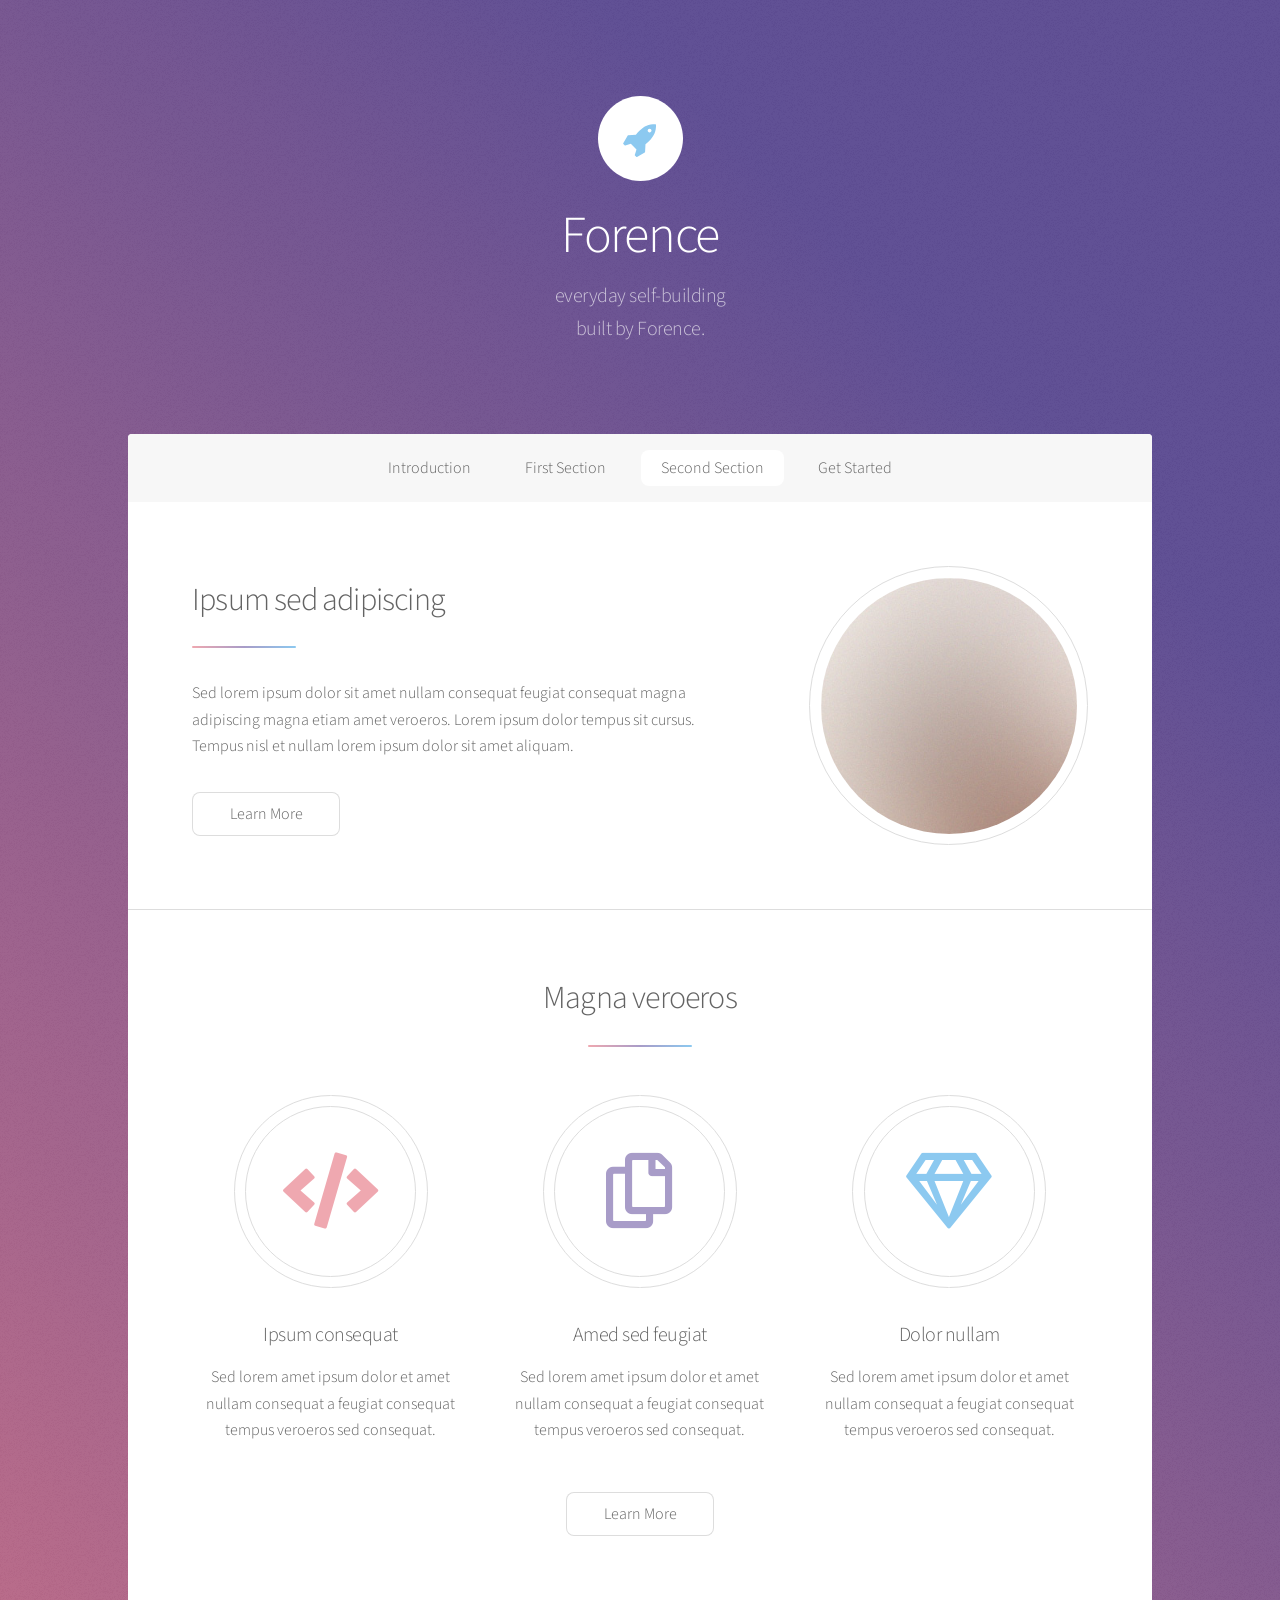
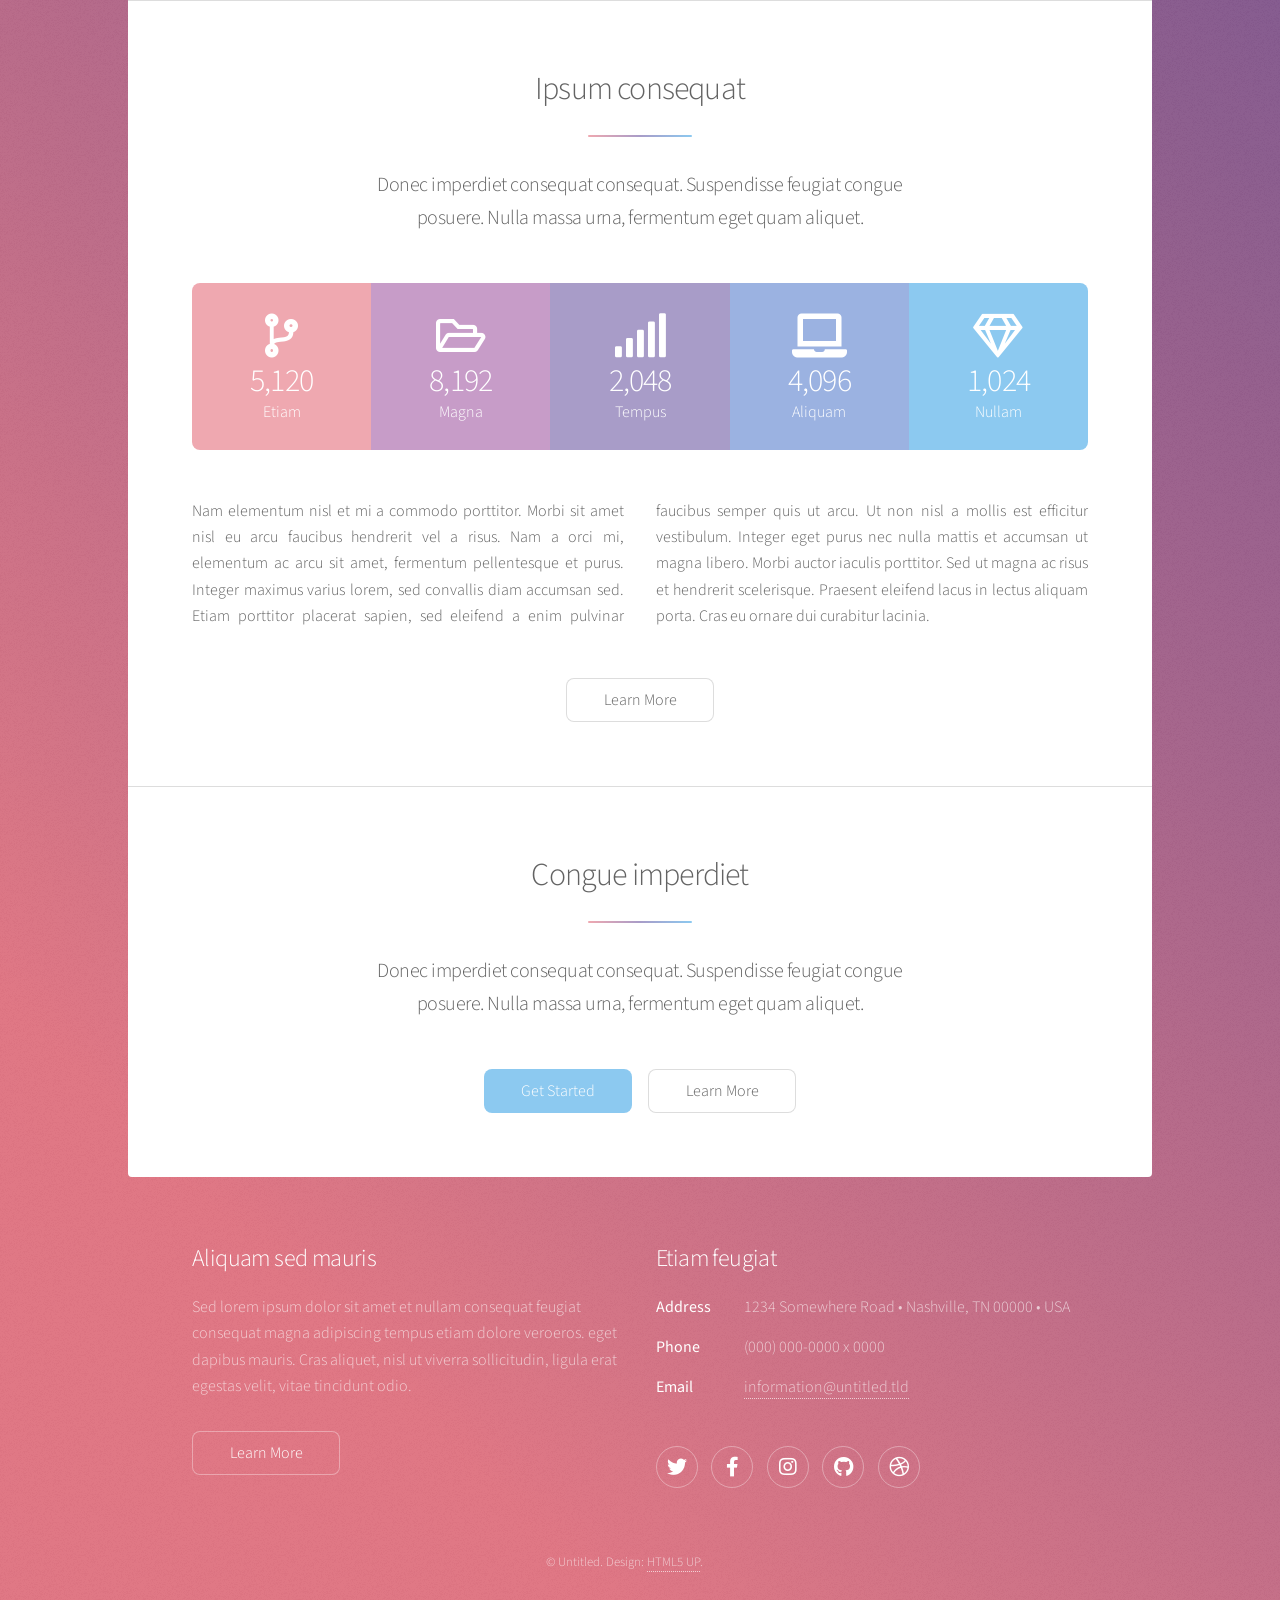
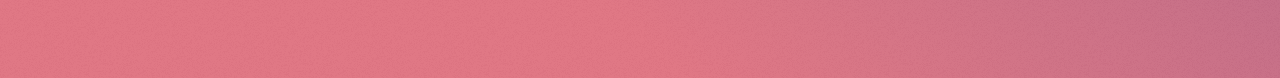
<file: index.html>
<!DOCTYPE HTML>
<!--
	Stellar by HTML5 UP
	html5up.net | @ajlkn
	Free for personal and commercial use under the CCA 3.0 license (html5up.net/license)
-->
<html>
	<head>
		<title>The homepage of Sheng Wang</title>
		<meta charset="utf-8" />
		<meta name="viewport" content="width=device-width, initial-scale=1, user-scalable=no" />
		<link rel="stylesheet" href="assets/css/main.css" />
		<noscript><link rel="stylesheet" href="assets/css/noscript.css" /></noscript>
	</head>
	<body class="is-preload">

		<!-- Wrapper -->
			<div id="wrapper">

				<!-- Header -->
					<header id="header" class="alt">
						<span class="logo"><img src="images/logo.svg" alt="" /></span>
						<h1>Forence</h1>
						<p>everyday self-building <br />
						built by Forence.</p>
					</header>

				<!-- Nav -->
					<nav id="nav">
						<ul>
							<li><a href="#intro" class="active">Introduction</a></li>
							<li><a href="#first">First Section</a></li>
							<li><a href="#second">Second Section</a></li>
							<li><a href="#cta">Get Started</a></li>
						</ul>
					</nav>

				<!-- Main -->
					<div id="main">

						<!-- Introduction -->
							<section id="intro" class="main">
								<div class="spotlight">
									<div class="content">
										<header class="major">
											<h2>Ipsum sed adipiscing</h2>
										</header>
										<p>Sed lorem ipsum dolor sit amet nullam consequat feugiat consequat magna
										adipiscing magna etiam amet veroeros. Lorem ipsum dolor tempus sit cursus.
										Tempus nisl et nullam lorem ipsum dolor sit amet aliquam.</p>
										<ul class="actions">
											<li><a href="generic.html" class="button">Learn More</a></li>
										</ul>
									</div>
									<span class="image"><img src="images/pic01.jpg" alt="" /></span>
								</div>
							</section>

						<!-- First Section -->
							<section id="first" class="main special">
								<header class="major">
									<h2>Magna veroeros</h2>
								</header>
								<ul class="features">
									<li>
										<span class="icon solid major style1 fa-code"></span>
										<h3>Ipsum consequat</h3>
										<p>Sed lorem amet ipsum dolor et amet nullam consequat a feugiat consequat tempus veroeros sed consequat.</p>
									</li>
									<li>
										<span class="icon major style3 fa-copy"></span>
										<h3>Amed sed feugiat</h3>
										<p>Sed lorem amet ipsum dolor et amet nullam consequat a feugiat consequat tempus veroeros sed consequat.</p>
									</li>
									<li>
										<span class="icon major style5 fa-gem"></span>
										<h3>Dolor nullam</h3>
										<p>Sed lorem amet ipsum dolor et amet nullam consequat a feugiat consequat tempus veroeros sed consequat.</p>
									</li>
								</ul>
								<footer class="major">
									<ul class="actions special">
										<li><a href="generic.html" class="button">Learn More</a></li>
									</ul>
								</footer>
							</section>

						<!-- Second Section -->
							<section id="second" class="main special">
								<header class="major">
									<h2>Ipsum consequat</h2>
									<p>Donec imperdiet consequat consequat. Suspendisse feugiat congue<br />
									posuere. Nulla massa urna, fermentum eget quam aliquet.</p>
								</header>
								<ul class="statistics">
									<li class="style1">
										<span class="icon solid fa-code-branch"></span>
										<strong>5,120</strong> Etiam
									</li>
									<li class="style2">
										<span class="icon fa-folder-open"></span>
										<strong>8,192</strong> Magna
									</li>
									<li class="style3">
										<span class="icon solid fa-signal"></span>
										<strong>2,048</strong> Tempus
									</li>
									<li class="style4">
										<span class="icon solid fa-laptop"></span>
										<strong>4,096</strong> Aliquam
									</li>
									<li class="style5">
										<span class="icon fa-gem"></span>
										<strong>1,024</strong> Nullam
									</li>
								</ul>
								<p class="content">Nam elementum nisl et mi a commodo porttitor. Morbi sit amet nisl eu arcu faucibus hendrerit vel a risus. Nam a orci mi, elementum ac arcu sit amet, fermentum pellentesque et purus. Integer maximus varius lorem, sed convallis diam accumsan sed. Etiam porttitor placerat sapien, sed eleifend a enim pulvinar faucibus semper quis ut arcu. Ut non nisl a mollis est efficitur vestibulum. Integer eget purus nec nulla mattis et accumsan ut magna libero. Morbi auctor iaculis porttitor. Sed ut magna ac risus et hendrerit scelerisque. Praesent eleifend lacus in lectus aliquam porta. Cras eu ornare dui curabitur lacinia.</p>
								<footer class="major">
									<ul class="actions special">
										<li><a href="generic.html" class="button">Learn More</a></li>
									</ul>
								</footer>
							</section>

						<!-- Get Started -->
							<section id="cta" class="main special">
								<header class="major">
									<h2>Congue imperdiet</h2>
									<p>Donec imperdiet consequat consequat. Suspendisse feugiat congue<br />
									posuere. Nulla massa urna, fermentum eget quam aliquet.</p>
								</header>
								<footer class="major">
									<ul class="actions special">
										<li><a href="generic.html" class="button primary">Get Started</a></li>
										<li><a href="generic.html" class="button">Learn More</a></li>
									</ul>
								</footer>
							</section>

					</div>

				<!-- Footer -->
					<footer id="footer">
						<section>
							<h2>Aliquam sed mauris</h2>
							<p>Sed lorem ipsum dolor sit amet et nullam consequat feugiat consequat magna adipiscing tempus etiam dolore veroeros. eget dapibus mauris. Cras aliquet, nisl ut viverra sollicitudin, ligula erat egestas velit, vitae tincidunt odio.</p>
							<ul class="actions">
								<li><a href="generic.html" class="button">Learn More</a></li>
							</ul>
						</section>
						<section>
							<h2>Etiam feugiat</h2>
							<dl class="alt">
								<dt>Address</dt>
								<dd>1234 Somewhere Road &bull; Nashville, TN 00000 &bull; USA</dd>
								<dt>Phone</dt>
								<dd>(000) 000-0000 x 0000</dd>
								<dt>Email</dt>
								<dd><a href="#">information@untitled.tld</a></dd>
							</dl>
							<ul class="icons">
								<li><a href="#" class="icon brands fa-twitter alt"><span class="label">Twitter</span></a></li>
								<li><a href="#" class="icon brands fa-facebook-f alt"><span class="label">Facebook</span></a></li>
								<li><a href="#" class="icon brands fa-instagram alt"><span class="label">Instagram</span></a></li>
								<li><a href="#" class="icon brands fa-github alt"><span class="label">GitHub</span></a></li>
								<li><a href="#" class="icon brands fa-dribbble alt"><span class="label">Dribbble</span></a></li>
							</ul>
						</section>
						<p class="copyright">&copy; Untitled. Design: <a href="https://html5up.net">HTML5 UP</a>.</p>
					</footer>

			</div>

		<!-- Scripts -->
			<script src="assets/js/jquery.min.js"></script>
			<script src="assets/js/jquery.scrollex.min.js"></script>
			<script src="assets/js/jquery.scrolly.min.js"></script>
			<script src="assets/js/browser.min.js"></script>
			<script src="assets/js/breakpoints.min.js"></script>
			<script src="assets/js/util.js"></script>
			<script src="assets/js/main.js"></script>

	</body>
</html>
</file>
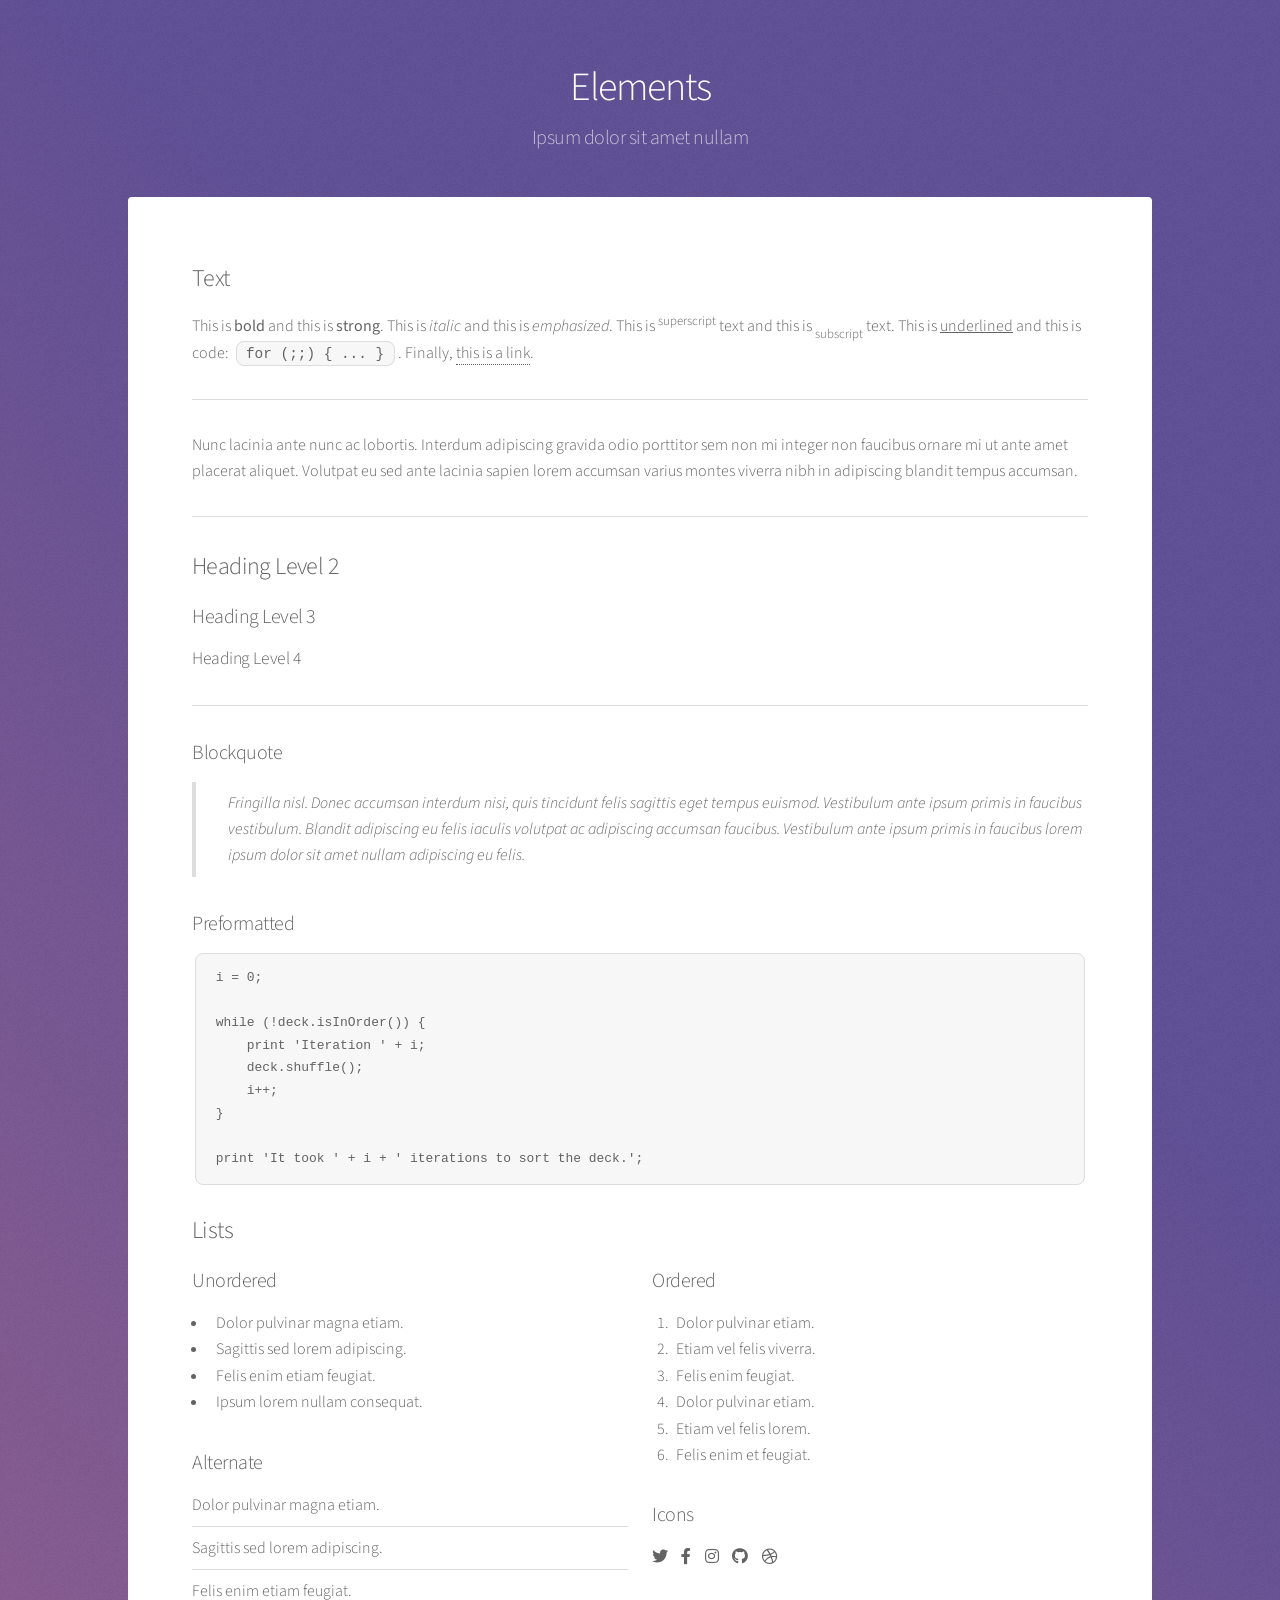
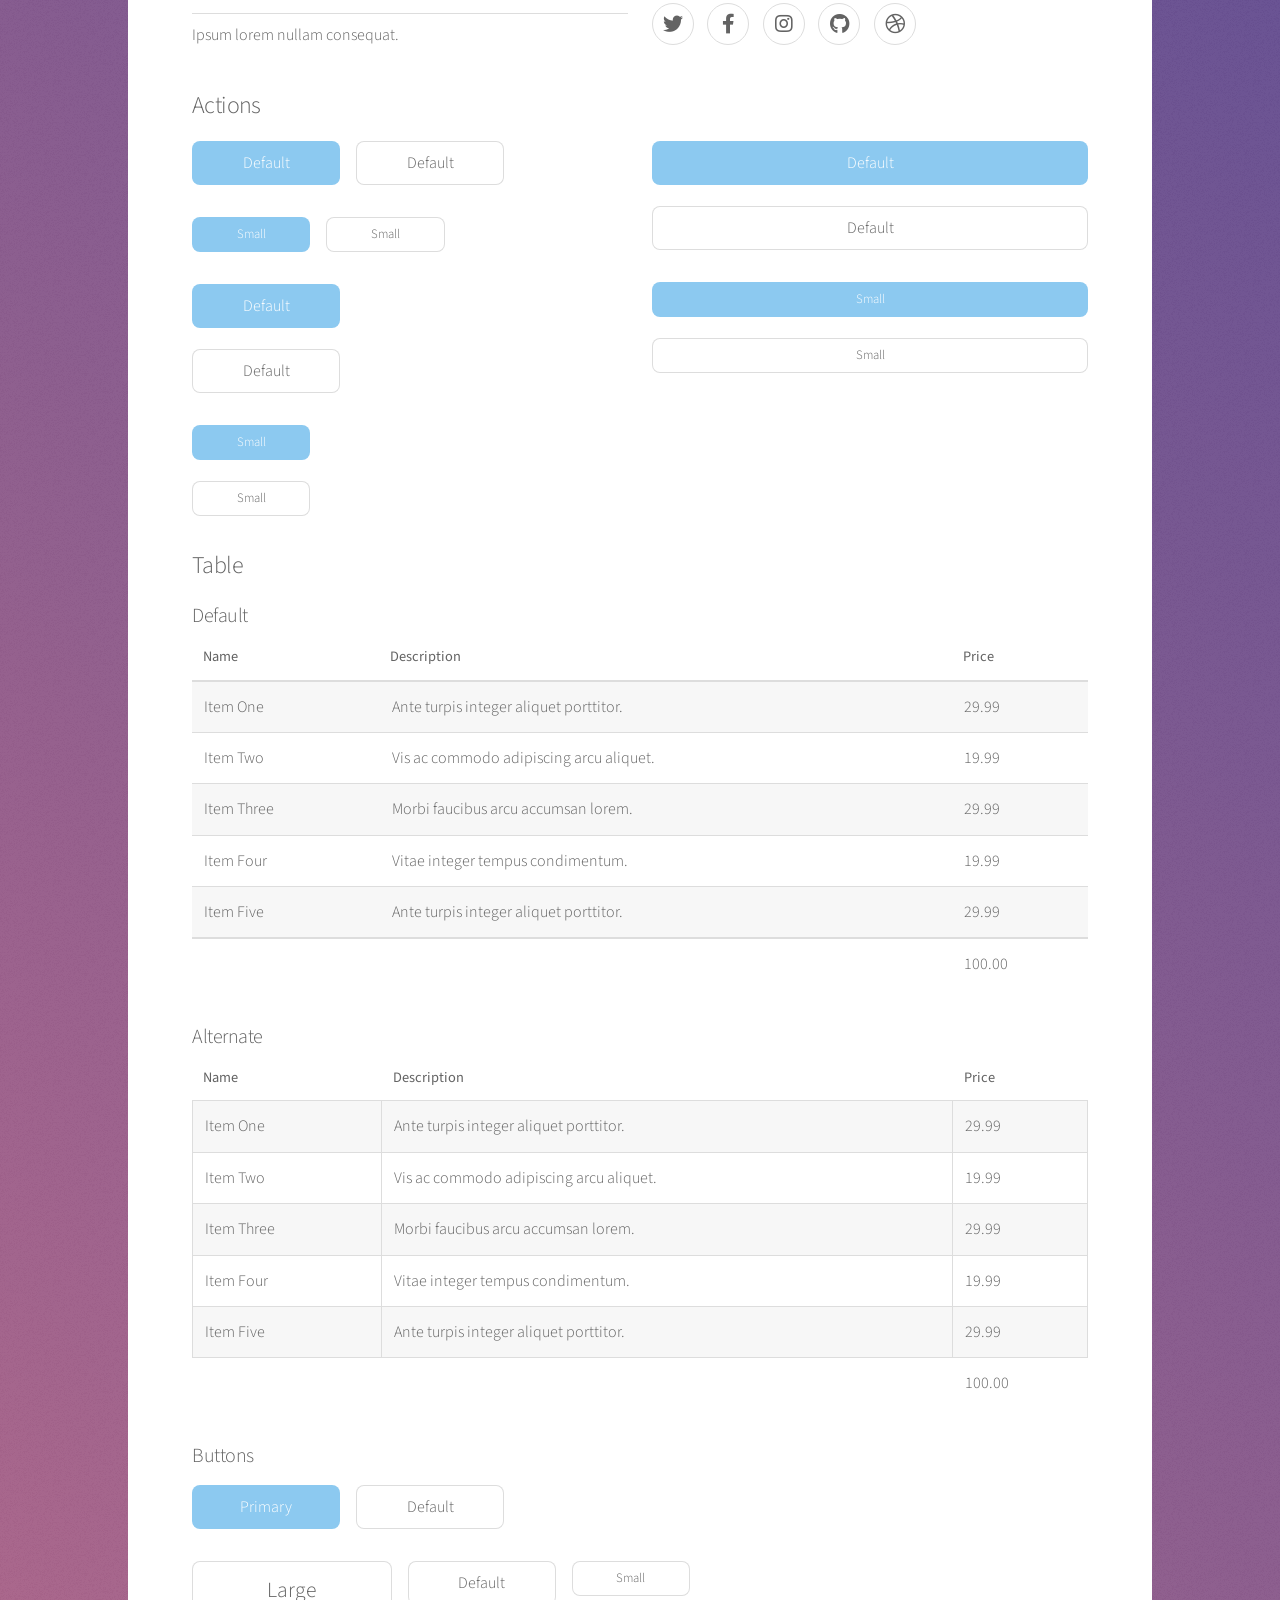
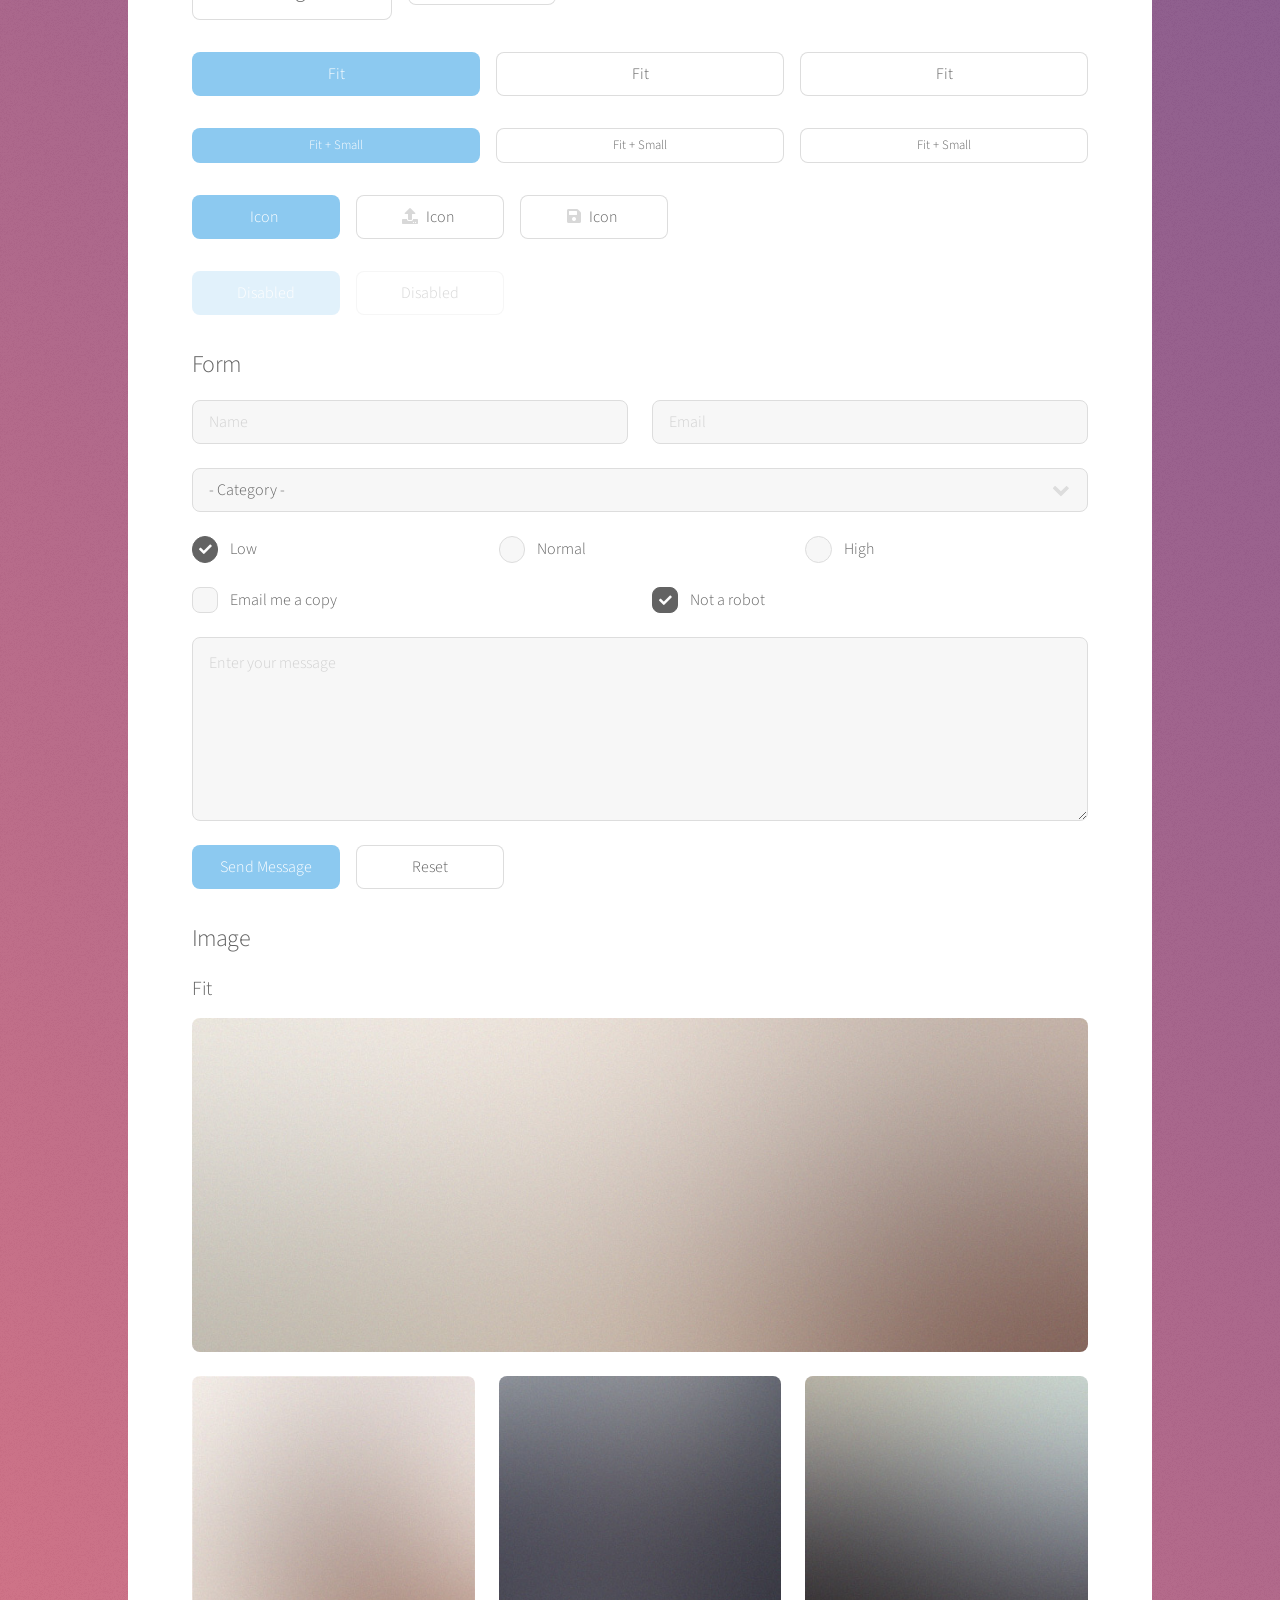
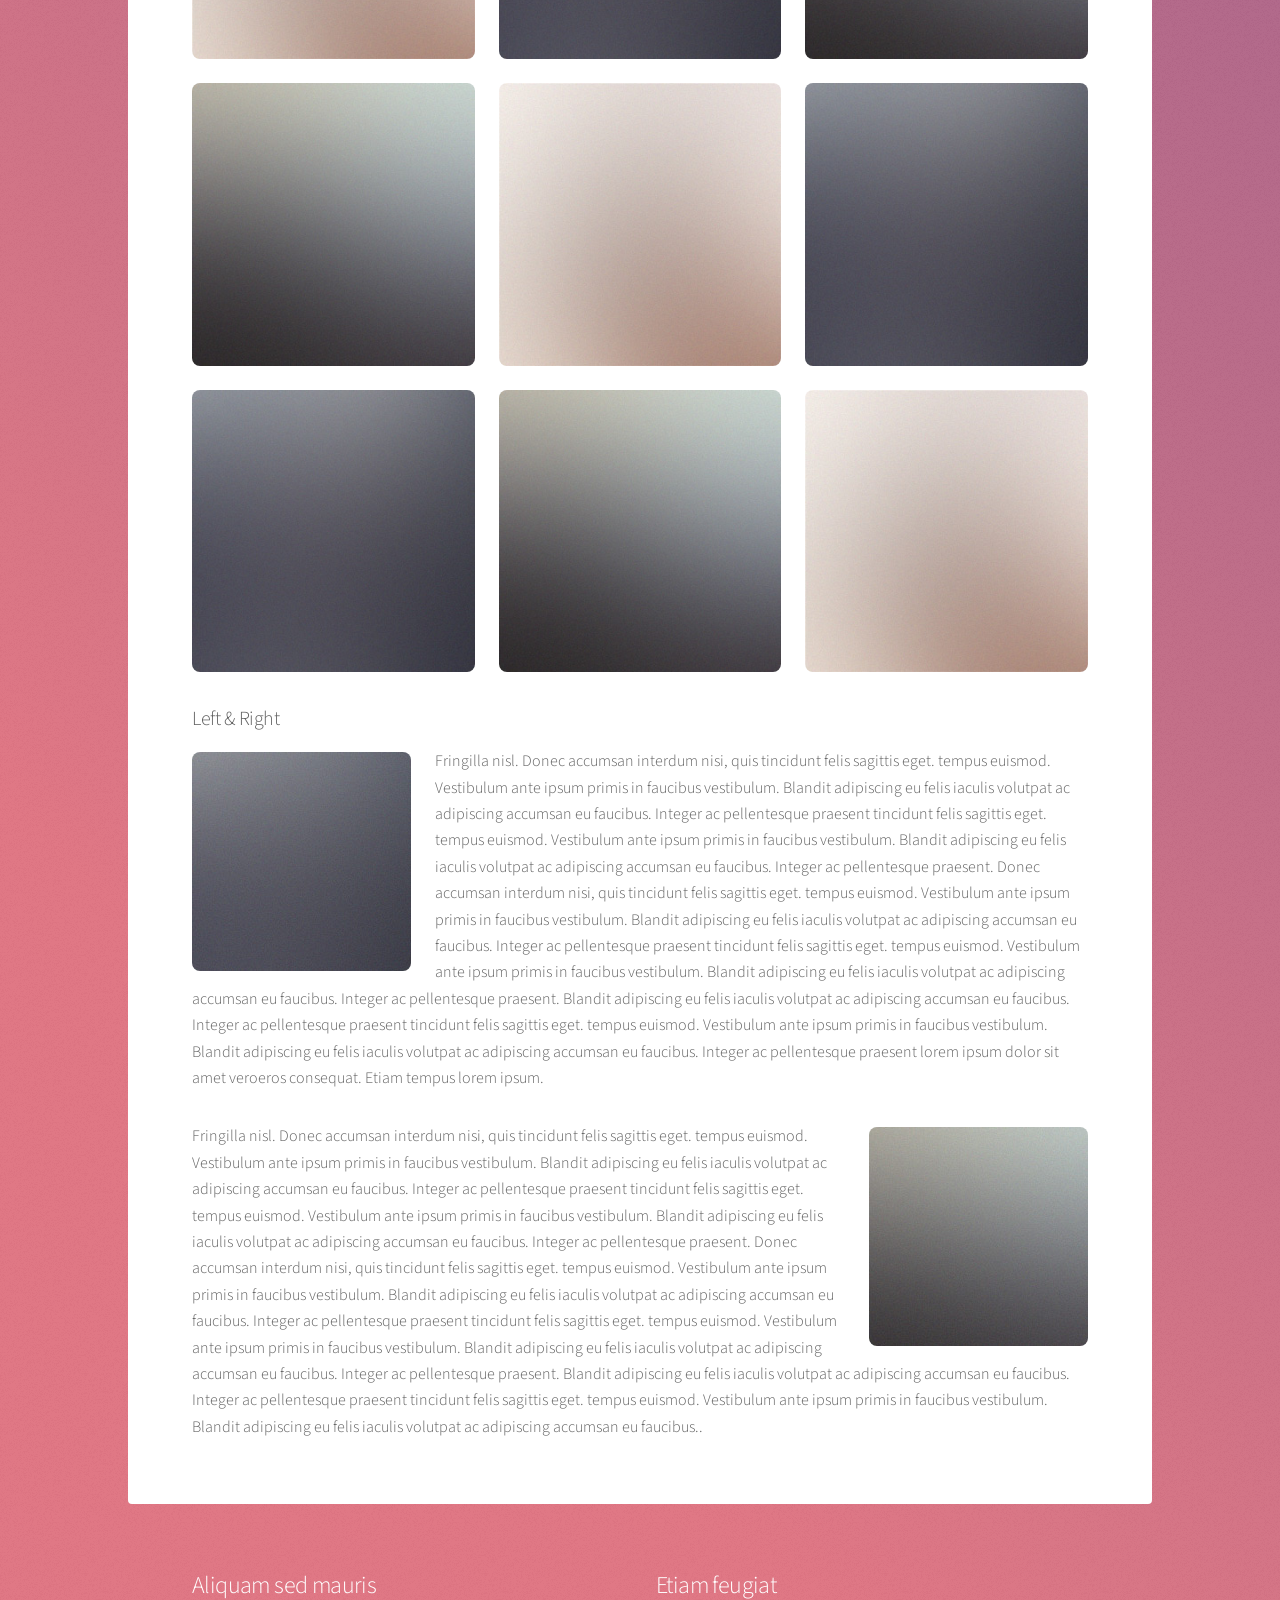
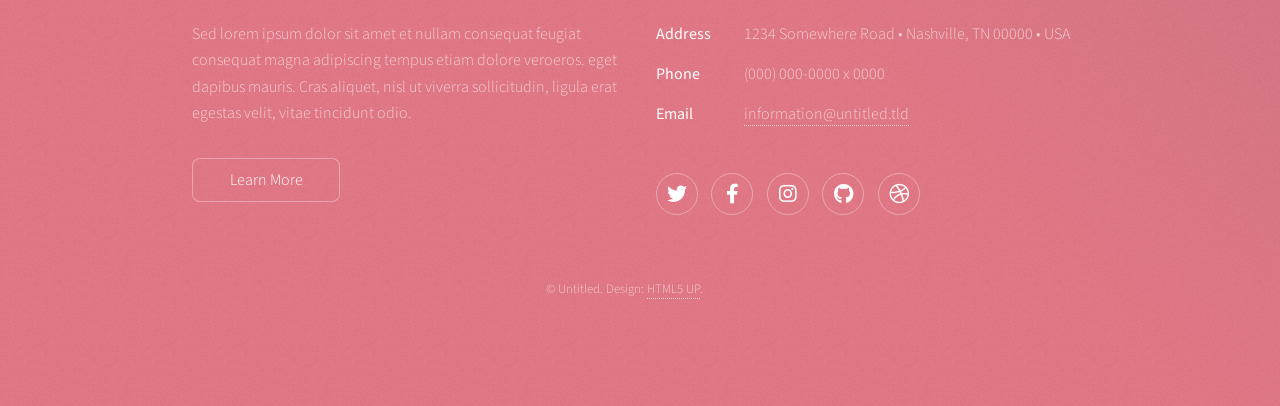
<file: elements.html>
<!DOCTYPE HTML>
<!--
	Stellar by HTML5 UP
	html5up.net | @ajlkn
	Free for personal and commercial use under the CCA 3.0 license (html5up.net/license)
-->
<html>
	<head>
		<title>Elements - Stellar by HTML5 UP</title>
		<meta charset="utf-8" />
		<meta name="viewport" content="width=device-width, initial-scale=1, user-scalable=no" />
		<link rel="stylesheet" href="assets/css/main.css" />
		<noscript><link rel="stylesheet" href="assets/css/noscript.css" /></noscript>
	</head>
	<body class="is-preload">

		<!-- Wrapper -->
			<div id="wrapper">

				<!-- Header -->
					<header id="header">
						<h1>Elements</h1>
						<p>Ipsum dolor sit amet nullam</p>
					</header>

				<!-- Main -->
					<div id="main">

						<!-- Content -->
							<section id="content" class="main">

								<!-- Text -->
									<section>
										<h2>Text</h2>
										<p>This is <b>bold</b> and this is <strong>strong</strong>. This is <i>italic</i> and this is <em>emphasized</em>.
										This is <sup>superscript</sup> text and this is <sub>subscript</sub> text.
										This is <u>underlined</u> and this is code: <code>for (;;) { ... }</code>. Finally, <a href="#">this is a link</a>.</p>
										<hr />
										<p>Nunc lacinia ante nunc ac lobortis. Interdum adipiscing gravida odio porttitor sem non mi integer non faucibus ornare mi ut ante amet placerat aliquet. Volutpat eu sed ante lacinia sapien lorem accumsan varius montes viverra nibh in adipiscing blandit tempus accumsan.</p>
										<hr />
										<h2>Heading Level 2</h2>
										<h3>Heading Level 3</h3>
										<h4>Heading Level 4</h4>
										<hr />
										<h3>Blockquote</h3>
										<blockquote>Fringilla nisl. Donec accumsan interdum nisi, quis tincidunt felis sagittis eget tempus euismod. Vestibulum ante ipsum primis in faucibus vestibulum. Blandit adipiscing eu felis iaculis volutpat ac adipiscing accumsan faucibus. Vestibulum ante ipsum primis in faucibus lorem ipsum dolor sit amet nullam adipiscing eu felis.</blockquote>
										<h3>Preformatted</h3>
										<pre><code>i = 0;

while (!deck.isInOrder()) {
    print 'Iteration ' + i;
    deck.shuffle();
    i++;
}

print 'It took ' + i + ' iterations to sort the deck.';</code></pre>
									</section>

								<!-- Lists -->
									<section>
										<h2>Lists</h2>
										<div class="row">
											<div class="col-6 col-12-medium">
												<h3>Unordered</h3>
												<ul>
													<li>Dolor pulvinar magna etiam.</li>
													<li>Sagittis sed lorem adipiscing.</li>
													<li>Felis enim etiam feugiat.</li>
													<li>Ipsum lorem nullam consequat.</li>
												</ul>
												<h3>Alternate</h3>
												<ul class="alt">
													<li>Dolor pulvinar magna etiam.</li>
													<li>Sagittis sed lorem adipiscing.</li>
													<li>Felis enim etiam feugiat.</li>
													<li>Ipsum lorem nullam consequat.</li>
												</ul>
											</div>
											<div class="col-6 col-12-medium">
												<h3>Ordered</h3>
												<ol>
													<li>Dolor pulvinar etiam.</li>
													<li>Etiam vel felis viverra.</li>
													<li>Felis enim feugiat.</li>
													<li>Dolor pulvinar etiam.</li>
													<li>Etiam vel felis lorem.</li>
													<li>Felis enim et feugiat.</li>
												</ol>
												<h3>Icons</h3>
												<ul class="icons">
													<li><a href="#" class="icon brands fa-twitter"><span class="label">Twitter</span></a></li>
													<li><a href="#" class="icon brands fa-facebook-f"><span class="label">Facebook</span></a></li>
													<li><a href="#" class="icon brands fa-instagram"><span class="label">Instagram</span></a></li>
													<li><a href="#" class="icon brands fa-github"><span class="label">GitHub</span></a></li>
													<li><a href="#" class="icon brands fa-dribbble"><span class="label">Dribbble</span></a></li>
												</ul>
												<ul class="icons">
													<li><a href="#" class="icon brands alt fa-twitter"><span class="label">Twitter</span></a></li>
													<li><a href="#" class="icon brands alt fa-facebook-f"><span class="label">Facebook</span></a></li>
													<li><a href="#" class="icon brands alt fa-instagram"><span class="label">Instagram</span></a></li>
													<li><a href="#" class="icon brands alt fa-github"><span class="label">GitHub</span></a></li>
													<li><a href="#" class="icon brands alt fa-dribbble"><span class="label">Dribbble</span></a></li>
												</ul>
											</div>
										</div>
										<h2>Actions</h2>
										<div class="row">
											<div class="col-6 col-12-medium">
												<ul class="actions">
													<li><a href="#" class="button primary">Default</a></li>
													<li><a href="#" class="button">Default</a></li>
												</ul>
												<ul class="actions small">
													<li><a href="#" class="button primary small">Small</a></li>
													<li><a href="#" class="button small">Small</a></li>
												</ul>
												<ul class="actions stacked">
													<li><a href="#" class="button primary">Default</a></li>
													<li><a href="#" class="button">Default</a></li>
												</ul>
												<ul class="actions stacked">
													<li><a href="#" class="button primary small">Small</a></li>
													<li><a href="#" class="button small">Small</a></li>
												</ul>
											</div>
											<div class="col-6 col-12-medium">
												<ul class="actions stacked">
													<li><a href="#" class="button primary fit">Default</a></li>
													<li><a href="#" class="button fit">Default</a></li>
												</ul>
												<ul class="actions stacked">
													<li><a href="#" class="button primary small fit">Small</a></li>
													<li><a href="#" class="button small fit">Small</a></li>
												</ul>
											</div>
										</div>
									</section>

								<!-- Table -->
									<section>
										<h2>Table</h2>
										<h3>Default</h3>
										<div class="table-wrapper">
											<table>
												<thead>
													<tr>
														<th>Name</th>
														<th>Description</th>
														<th>Price</th>
													</tr>
												</thead>
												<tbody>
													<tr>
														<td>Item One</td>
														<td>Ante turpis integer aliquet porttitor.</td>
														<td>29.99</td>
													</tr>
													<tr>
														<td>Item Two</td>
														<td>Vis ac commodo adipiscing arcu aliquet.</td>
														<td>19.99</td>
													</tr>
													<tr>
														<td>Item Three</td>
														<td> Morbi faucibus arcu accumsan lorem.</td>
														<td>29.99</td>
													</tr>
													<tr>
														<td>Item Four</td>
														<td>Vitae integer tempus condimentum.</td>
														<td>19.99</td>
													</tr>
													<tr>
														<td>Item Five</td>
														<td>Ante turpis integer aliquet porttitor.</td>
														<td>29.99</td>
													</tr>
												</tbody>
												<tfoot>
													<tr>
														<td colspan="2"></td>
														<td>100.00</td>
													</tr>
												</tfoot>
											</table>
										</div>

										<h3>Alternate</h3>
										<div class="table-wrapper">
											<table class="alt">
												<thead>
													<tr>
														<th>Name</th>
														<th>Description</th>
														<th>Price</th>
													</tr>
												</thead>
												<tbody>
													<tr>
														<td>Item One</td>
														<td>Ante turpis integer aliquet porttitor.</td>
														<td>29.99</td>
													</tr>
													<tr>
														<td>Item Two</td>
														<td>Vis ac commodo adipiscing arcu aliquet.</td>
														<td>19.99</td>
													</tr>
													<tr>
														<td>Item Three</td>
														<td> Morbi faucibus arcu accumsan lorem.</td>
														<td>29.99</td>
													</tr>
													<tr>
														<td>Item Four</td>
														<td>Vitae integer tempus condimentum.</td>
														<td>19.99</td>
													</tr>
													<tr>
														<td>Item Five</td>
														<td>Ante turpis integer aliquet porttitor.</td>
														<td>29.99</td>
													</tr>
												</tbody>
												<tfoot>
													<tr>
														<td colspan="2"></td>
														<td>100.00</td>
													</tr>
												</tfoot>
											</table>
										</div>
									</section>

								<!-- Buttons -->
									<section>
										<h3>Buttons</h3>
										<ul class="actions">
											<li><a href="#" class="button primary">Primary</a></li>
											<li><a href="#" class="button">Default</a></li>
										</ul>
										<ul class="actions">
											<li><a href="#" class="button large">Large</a></li>
											<li><a href="#" class="button">Default</a></li>
											<li><a href="#" class="button small">Small</a></li>
										</ul>
										<ul class="actions fit">
											<li><a href="#" class="button primary fit">Fit</a></li>
											<li><a href="#" class="button fit">Fit</a></li>
											<li><a href="#" class="button fit">Fit</a></li>
										</ul>
										<ul class="actions fit small">
											<li><a href="#" class="button primary fit small">Fit + Small</a></li>
											<li><a href="#" class="button fit small">Fit + Small</a></li>
											<li><a href="#" class="button fit small">Fit + Small</a></li>
										</ul>
										<ul class="actions">
											<li><a href="#" class="button primary icon solidfa-download">Icon</a></li>
											<li><a href="#" class="button icon solid fa-upload">Icon</a></li>
											<li><a href="#" class="button icon solid fa-save">Icon</a></li>
										</ul>
										<ul class="actions">
											<li><span class="button primary disabled">Disabled</span></li>
											<li><span class="button disabled">Disabled</span></li>
										</ul>
									</section>

								<!-- Form -->
									<section>
										<h2>Form</h2>
										<form method="post" action="#">
											<div class="row gtr-uniform">
												<div class="col-6 col-12-xsmall">
													<input type="text" name="demo-name" id="demo-name" value="" placeholder="Name" />
												</div>
												<div class="col-6 col-12-xsmall">
													<input type="email" name="demo-email" id="demo-email" value="" placeholder="Email" />
												</div>
												<div class="col-12">
													<select name="demo-category" id="demo-category">
														<option value="">- Category -</option>
														<option value="1">Manufacturing</option>
														<option value="1">Shipping</option>
														<option value="1">Administration</option>
														<option value="1">Human Resources</option>
													</select>
												</div>
												<div class="col-4 col-12-small">
													<input type="radio" id="demo-priority-low" name="demo-priority" checked>
													<label for="demo-priority-low">Low</label>
												</div>
												<div class="col-4 col-12-small">
													<input type="radio" id="demo-priority-normal" name="demo-priority">
													<label for="demo-priority-normal">Normal</label>
												</div>
												<div class="col-4 col-12-small">
													<input type="radio" id="demo-priority-high" name="demo-priority">
													<label for="demo-priority-high">High</label>
												</div>
												<div class="col-6 col-12-small">
													<input type="checkbox" id="demo-copy" name="demo-copy">
													<label for="demo-copy">Email me a copy</label>
												</div>
												<div class="col-6 col-12-small">
													<input type="checkbox" id="demo-human" name="demo-human" checked>
													<label for="demo-human">Not a robot</label>
												</div>
												<div class="col-12">
													<textarea name="demo-message" id="demo-message" placeholder="Enter your message" rows="6"></textarea>
												</div>
												<div class="col-12">
													<ul class="actions">
														<li><input type="submit" value="Send Message" class="primary" /></li>
														<li><input type="reset" value="Reset" /></li>
													</ul>
												</div>
											</div>
										</form>
									</section>

								<!-- Image -->
									<section>
										<h2>Image</h2>
										<h3>Fit</h3>
										<div class="box alt">
											<div class="row gtr-uniform">
												<div class="col-12"><span class="image fit"><img src="images/pic04.jpg" alt="" /></span></div>
												<div class="col-4"><span class="image fit"><img src="images/pic01.jpg" alt="" /></span></div>
												<div class="col-4"><span class="image fit"><img src="images/pic02.jpg" alt="" /></span></div>
												<div class="col-4"><span class="image fit"><img src="images/pic03.jpg" alt="" /></span></div>
												<div class="col-4"><span class="image fit"><img src="images/pic03.jpg" alt="" /></span></div>
												<div class="col-4"><span class="image fit"><img src="images/pic01.jpg" alt="" /></span></div>
												<div class="col-4"><span class="image fit"><img src="images/pic02.jpg" alt="" /></span></div>
												<div class="col-4"><span class="image fit"><img src="images/pic02.jpg" alt="" /></span></div>
												<div class="col-4"><span class="image fit"><img src="images/pic03.jpg" alt="" /></span></div>
												<div class="col-4"><span class="image fit"><img src="images/pic01.jpg" alt="" /></span></div>
											</div>
										</div>
										<h3>Left &amp; Right</h3>
										<p><span class="image left"><img src="images/pic05.jpg" alt="" /></span>Fringilla nisl. Donec accumsan interdum nisi, quis tincidunt felis sagittis eget. tempus euismod. Vestibulum ante ipsum primis in faucibus vestibulum. Blandit adipiscing eu felis iaculis volutpat ac adipiscing accumsan eu faucibus. Integer ac pellentesque praesent tincidunt felis sagittis eget. tempus euismod. Vestibulum ante ipsum primis in faucibus vestibulum. Blandit adipiscing eu felis iaculis volutpat ac adipiscing accumsan eu faucibus. Integer ac pellentesque praesent. Donec accumsan interdum nisi, quis tincidunt felis sagittis eget. tempus euismod. Vestibulum ante ipsum primis in faucibus vestibulum. Blandit adipiscing eu felis iaculis volutpat ac adipiscing accumsan eu faucibus. Integer ac pellentesque praesent tincidunt felis sagittis eget. tempus euismod. Vestibulum ante ipsum primis in faucibus vestibulum. Blandit adipiscing eu felis iaculis volutpat ac adipiscing accumsan eu faucibus. Integer ac pellentesque praesent. Blandit adipiscing eu felis iaculis volutpat ac adipiscing accumsan eu faucibus. Integer ac pellentesque praesent tincidunt felis sagittis eget. tempus euismod. Vestibulum ante ipsum primis in faucibus vestibulum. Blandit adipiscing eu felis iaculis volutpat ac adipiscing accumsan eu faucibus. Integer ac pellentesque praesent lorem ipsum dolor sit amet veroeros consequat. Etiam tempus lorem ipsum.</p>
										<p><span class="image right"><img src="images/pic06.jpg" alt="" /></span>Fringilla nisl. Donec accumsan interdum nisi, quis tincidunt felis sagittis eget. tempus euismod. Vestibulum ante ipsum primis in faucibus vestibulum. Blandit adipiscing eu felis iaculis volutpat ac adipiscing accumsan eu faucibus. Integer ac pellentesque praesent tincidunt felis sagittis eget. tempus euismod. Vestibulum ante ipsum primis in faucibus vestibulum. Blandit adipiscing eu felis iaculis volutpat ac adipiscing accumsan eu faucibus. Integer ac pellentesque praesent. Donec accumsan interdum nisi, quis tincidunt felis sagittis eget. tempus euismod. Vestibulum ante ipsum primis in faucibus vestibulum. Blandit adipiscing eu felis iaculis volutpat ac adipiscing accumsan eu faucibus. Integer ac pellentesque praesent tincidunt felis sagittis eget. tempus euismod. Vestibulum ante ipsum primis in faucibus vestibulum. Blandit adipiscing eu felis iaculis volutpat ac adipiscing accumsan eu faucibus. Integer ac pellentesque praesent. Blandit adipiscing eu felis iaculis volutpat ac adipiscing accumsan eu faucibus. Integer ac pellentesque praesent tincidunt felis sagittis eget. tempus euismod. Vestibulum ante ipsum primis in faucibus vestibulum. Blandit adipiscing eu felis iaculis volutpat ac adipiscing accumsan eu faucibus..</p>
									</section>

							</section>

					</div>

				<!-- Footer -->
					<footer id="footer">
						<section>
							<h2>Aliquam sed mauris</h2>
							<p>Sed lorem ipsum dolor sit amet et nullam consequat feugiat consequat magna adipiscing tempus etiam dolore veroeros. eget dapibus mauris. Cras aliquet, nisl ut viverra sollicitudin, ligula erat egestas velit, vitae tincidunt odio.</p>
							<ul class="actions">
								<li><a href="#" class="button">Learn More</a></li>
							</ul>
						</section>
						<section>
							<h2>Etiam feugiat</h2>
							<dl class="alt">
								<dt>Address</dt>
								<dd>1234 Somewhere Road &bull; Nashville, TN 00000 &bull; USA</dd>
								<dt>Phone</dt>
								<dd>(000) 000-0000 x 0000</dd>
								<dt>Email</dt>
								<dd><a href="#">information@untitled.tld</a></dd>
							</dl>
							<ul class="icons">
								<li><a href="#" class="icon brands fa-twitter alt"><span class="label">Twitter</span></a></li>
								<li><a href="#" class="icon brands fa-facebook-f alt"><span class="label">Facebook</span></a></li>
								<li><a href="#" class="icon brands fa-instagram alt"><span class="label">Instagram</span></a></li>
								<li><a href="#" class="icon brands fa-github alt"><span class="label">GitHub</span></a></li>
								<li><a href="#" class="icon brands fa-dribbble alt"><span class="label">Dribbble</span></a></li>
							</ul>
						</section>
						<p class="copyright">&copy; Untitled. Design: <a href="https://html5up.net">HTML5 UP</a>.</p>
					</footer>

			</div>

		<!-- Scripts -->
			<script src="assets/js/jquery.min.js"></script>
			<script src="assets/js/jquery.scrollex.min.js"></script>
			<script src="assets/js/jquery.scrolly.min.js"></script>
			<script src="assets/js/browser.min.js"></script>
			<script src="assets/js/breakpoints.min.js"></script>
			<script src="assets/js/util.js"></script>
			<script src="assets/js/main.js"></script>

	</body>
</html>
</file>
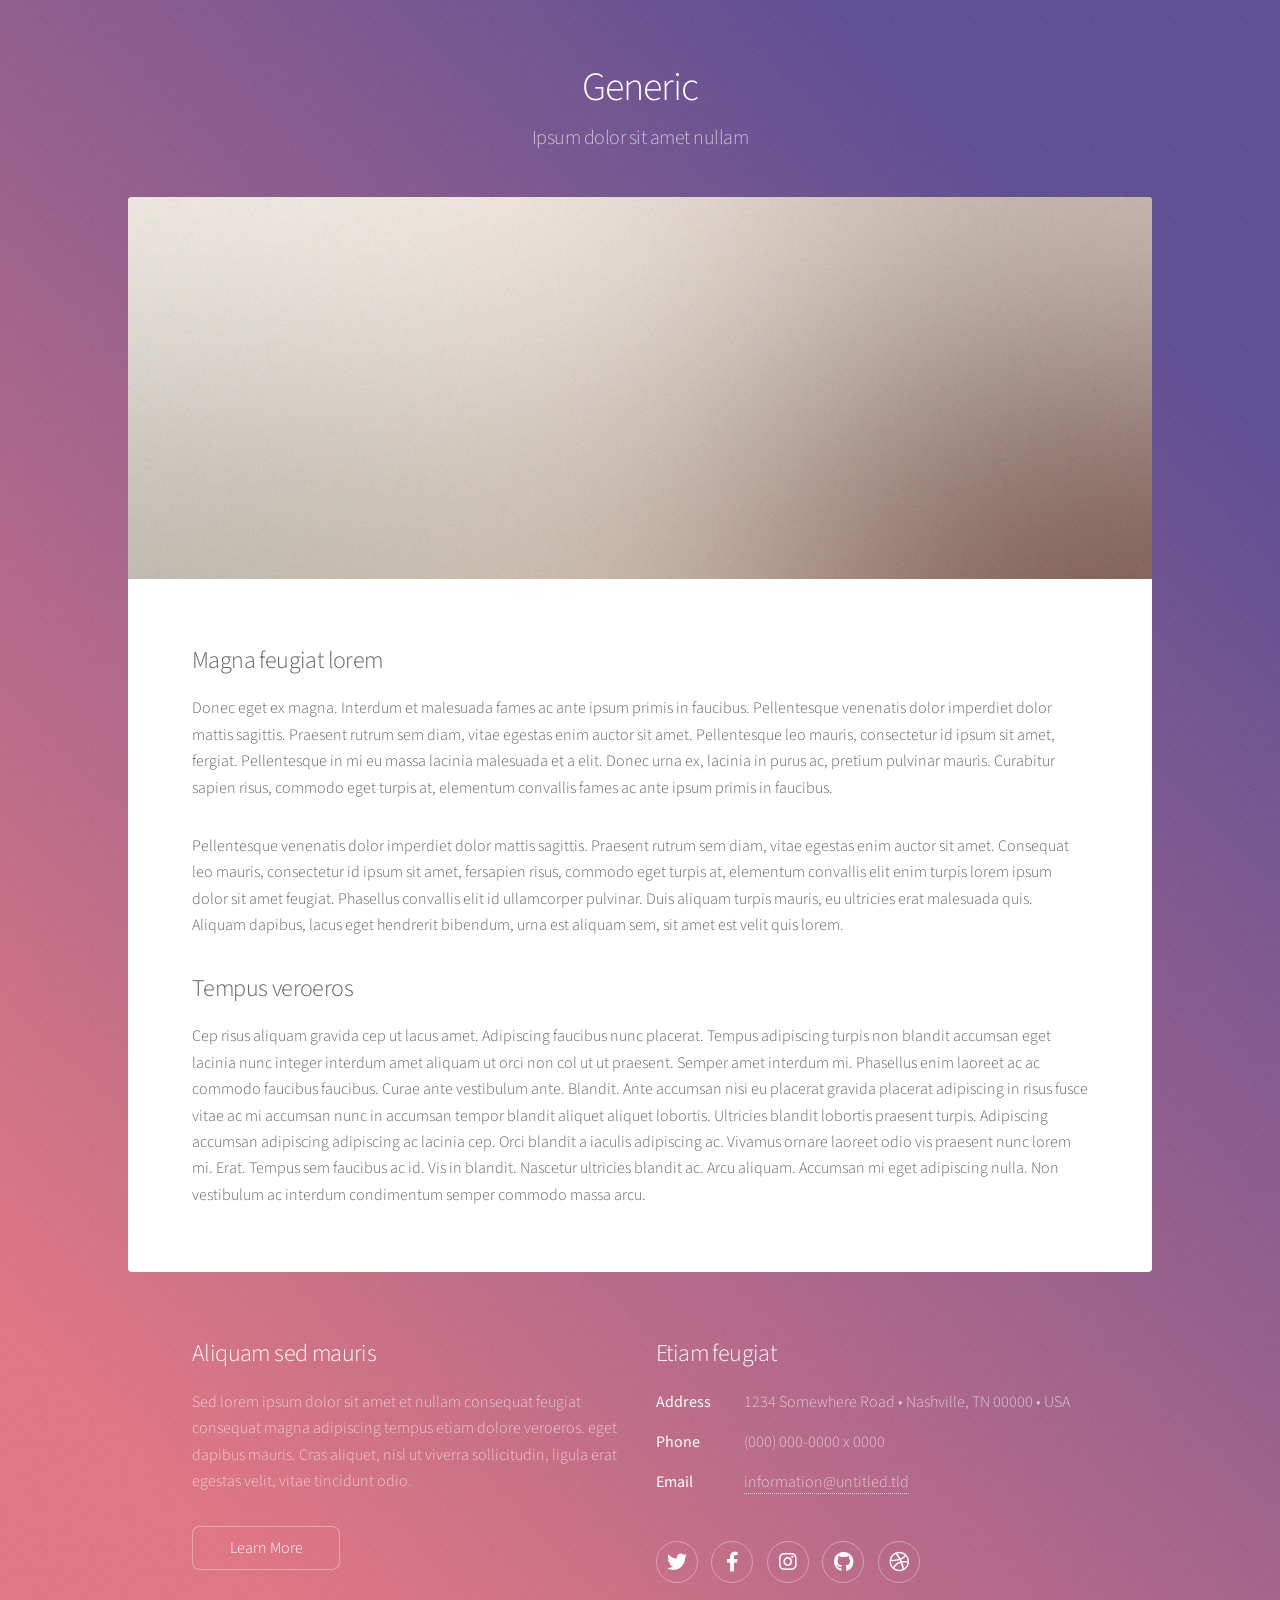
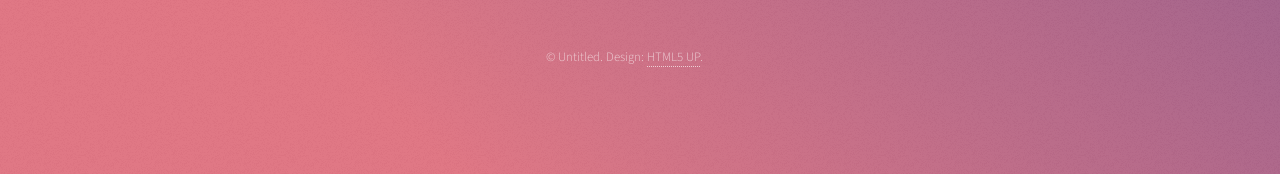
<file: generic.html>
<!DOCTYPE HTML>
<!--
	Stellar by HTML5 UP
	html5up.net | @ajlkn
	Free for personal and commercial use under the CCA 3.0 license (html5up.net/license)
-->
<html>
	<head>
		<title>Generic - Stellar by HTML5 UP</title>
		<meta charset="utf-8" />
		<meta name="viewport" content="width=device-width, initial-scale=1, user-scalable=no" />
		<link rel="stylesheet" href="assets/css/main.css" />
		<noscript><link rel="stylesheet" href="assets/css/noscript.css" /></noscript>
	</head>
	<body class="is-preload">

		<!-- Wrapper -->
			<div id="wrapper">

				<!-- Header -->
					<header id="header">
						<h1>Generic</h1>
						<p>Ipsum dolor sit amet nullam</p>
					</header>

				<!-- Main -->
					<div id="main">

						<!-- Content -->
							<section id="content" class="main">
								<span class="image main"><img src="images/pic04.jpg" alt="" /></span>
								<h2>Magna feugiat lorem</h2>
								<p>Donec eget ex magna. Interdum et malesuada fames ac ante ipsum primis in faucibus. Pellentesque venenatis dolor imperdiet dolor mattis sagittis. Praesent rutrum sem diam, vitae egestas enim auctor sit amet. Pellentesque leo mauris, consectetur id ipsum sit amet, fergiat. Pellentesque in mi eu massa lacinia malesuada et a elit. Donec urna ex, lacinia in purus ac, pretium pulvinar mauris. Curabitur sapien risus, commodo eget turpis at, elementum convallis fames ac ante ipsum primis in faucibus.</p>
								<p>Pellentesque venenatis dolor imperdiet dolor mattis sagittis. Praesent rutrum sem diam, vitae egestas enim auctor sit amet. Consequat leo mauris, consectetur id ipsum sit amet, fersapien risus, commodo eget turpis at, elementum convallis elit enim turpis lorem ipsum dolor sit amet feugiat. Phasellus convallis elit id ullamcorper pulvinar. Duis aliquam turpis mauris, eu ultricies erat malesuada quis. Aliquam dapibus, lacus eget hendrerit bibendum, urna est aliquam sem, sit amet est velit quis lorem.</p>
								<h2>Tempus veroeros</h2>
								<p>Cep risus aliquam gravida cep ut lacus amet. Adipiscing faucibus nunc placerat. Tempus adipiscing turpis non blandit accumsan eget lacinia nunc integer interdum amet aliquam ut orci non col ut ut praesent. Semper amet interdum mi. Phasellus enim laoreet ac ac commodo faucibus faucibus. Curae ante vestibulum ante. Blandit. Ante accumsan nisi eu placerat gravida placerat adipiscing in risus fusce vitae ac mi accumsan nunc in accumsan tempor blandit aliquet aliquet lobortis. Ultricies blandit lobortis praesent turpis. Adipiscing accumsan adipiscing adipiscing ac lacinia cep. Orci blandit a iaculis adipiscing ac. Vivamus ornare laoreet odio vis praesent nunc lorem mi. Erat. Tempus sem faucibus ac id. Vis in blandit. Nascetur ultricies blandit ac. Arcu aliquam. Accumsan mi eget adipiscing nulla. Non vestibulum ac interdum condimentum semper commodo massa arcu.</p>
							</section>

					</div>

				<!-- Footer -->
					<footer id="footer">
						<section>
							<h2>Aliquam sed mauris</h2>
							<p>Sed lorem ipsum dolor sit amet et nullam consequat feugiat consequat magna adipiscing tempus etiam dolore veroeros. eget dapibus mauris. Cras aliquet, nisl ut viverra sollicitudin, ligula erat egestas velit, vitae tincidunt odio.</p>
							<ul class="actions">
								<li><a href="#" class="button">Learn More</a></li>
							</ul>
						</section>
						<section>
							<h2>Etiam feugiat</h2>
							<dl class="alt">
								<dt>Address</dt>
								<dd>1234 Somewhere Road &bull; Nashville, TN 00000 &bull; USA</dd>
								<dt>Phone</dt>
								<dd>(000) 000-0000 x 0000</dd>
								<dt>Email</dt>
								<dd><a href="#">information@untitled.tld</a></dd>
							</dl>
							<ul class="icons">
								<li><a href="#" class="icon brands fa-twitter alt"><span class="label">Twitter</span></a></li>
								<li><a href="#" class="icon brands fa-facebook-f alt"><span class="label">Facebook</span></a></li>
								<li><a href="#" class="icon brands fa-instagram alt"><span class="label">Instagram</span></a></li>
								<li><a href="#" class="icon brands fa-github alt"><span class="label">GitHub</span></a></li>
								<li><a href="#" class="icon brands fa-dribbble alt"><span class="label">Dribbble</span></a></li>
							</ul>
						</section>
						<p class="copyright">&copy; Untitled. Design: <a href="https://html5up.net">HTML5 UP</a>.</p>
					</footer>

			</div>

		<!-- Scripts -->
			<script src="assets/js/jquery.min.js"></script>
			<script src="assets/js/jquery.scrollex.min.js"></script>
			<script src="assets/js/jquery.scrolly.min.js"></script>
			<script src="assets/js/browser.min.js"></script>
			<script src="assets/js/breakpoints.min.js"></script>
			<script src="assets/js/util.js"></script>
			<script src="assets/js/main.js"></script>

	</body>
</html>
</file>
<file: assets/css/noscript.css>
/*
	Stellar by HTML5 UP
	html5up.net | @ajlkn
	Free for personal and commercial use under the CCA 3.0 license (html5up.net/license)
*/

/* Header */

	body.is-preload #header.alt > * {
		opacity: 1;
	}

	body.is-preload #header.alt .logo {
		-moz-transform: none;
		-webkit-transform: none;
		-ms-transform: none;
		transform: none;
	}
</file>
<file: assets/css/main.css>
@import url(fontawesome-all.min.css);
@import 'https://fonts.googleapis.com/css?family=Source+Sans+Pro:300,400';

/*
	Stellar by HTML5 UP
	html5up.net | @ajlkn
	Free for personal and commercial use under the CCA 3.0 license (html5up.net/license)
*/

html, body, div, span, applet, object,
iframe, h1, h2, h3, h4, h5, h6, p, blockquote,
pre, a, abbr, acronym, address, big, cite,
code, del, dfn, em, img, ins, kbd, q, s, samp,
small, strike, strong, sub, sup, tt, var, b,
u, i, center, dl, dt, dd, ol, ul, li, fieldset,
form, label, legend, table, caption, tbody,
tfoot, thead, tr, th, td, article, aside,
canvas, details, embed, figure, figcaption,
footer, header, hgroup, menu, nav, output, ruby,
section, summary, time, mark, audio, video {
	margin: 0;
	padding: 0;
	border: 0;
	font-size: 100%;
	font: inherit;
	vertical-align: baseline;}

article, aside, details, figcaption, figure,
footer, header, hgroup, menu, nav, section {
	display: block;}

body {
	line-height: 1;
}

ol, ul {
	list-style: none;
}

blockquote, q {
	quotes: none;
}

	blockquote:before, blockquote:after, q:before, q:after {
		content: '';
		content: none;
	}

table {
	border-collapse: collapse;
	border-spacing: 0;
}

body {
	-webkit-text-size-adjust: none;
}

mark {
	background-color: transparent;
	color: inherit;
}

input::-moz-focus-inner {
	border: 0;
	padding: 0;
}

input, select, textarea {
	-moz-appearance: none;
	-webkit-appearance: none;
	-ms-appearance: none;
	appearance: none;
}

/* Basic */

	@-ms-viewport {
		width: device-width;
	}

	body {
		-ms-overflow-style: scrollbar;
	}

	@media screen and (max-width: 480px) {

		html, body {
			min-width: 320px;
		}

	}

	html {
		box-sizing: border-box;
	}

	*, *:before, *:after {
		box-sizing: inherit;
	}

	body {
		background-color: #935d8c;
		background-image: url("images/overlay.png"), -moz-linear-gradient(45deg, #e37682 15%, #5f4d93 85%);
		background-image: url("images/overlay.png"), -webkit-linear-gradient(45deg, #e37682 15%, #5f4d93 85%);
		background-image: url("images/overlay.png"), -ms-linear-gradient(45deg, #e37682 15%, #5f4d93 85%);
		background-image: url("images/overlay.png"), linear-gradient(45deg, #e37682 15%, #5f4d93 85%);
	}

		body.is-preload *, body.is-preload *:before, body.is-preload *:after {
			-moz-animation: none !important;
			-webkit-animation: none !important;
			-ms-animation: none !important;
			animation: none !important;
			-moz-transition: none !important;
			-webkit-transition: none !important;
			-ms-transition: none !important;
			transition: none !important;
		}

/* Type */

	body {
		background-color: #935d8c;
		color: rgba(255, 255, 255, 0.65);
	}

	body, input, select, textarea {
		font-family: "Source Sans Pro", Helvetica, sans-serif;
		font-size: 17pt;
		font-weight: 300;
		line-height: 1.65;
	}

		@media screen and (max-width: 1680px) {

			body, input, select, textarea {
				font-size: 14pt;
			}

		}

		@media screen and (max-width: 1280px) {

			body, input, select, textarea {
				font-size: 12pt;
			}

		}

		@media screen and (max-width: 360px) {

			body, input, select, textarea {
				font-size: 11pt;
			}

		}

	a {
		-moz-transition: color 0.2s ease, border-bottom 0.2s ease;
		-webkit-transition: color 0.2s ease, border-bottom 0.2s ease;
		-ms-transition: color 0.2s ease, border-bottom 0.2s ease;
		transition: color 0.2s ease, border-bottom 0.2s ease;
		text-decoration: none;
		border-bottom: dotted 1px;
		color: inherit;
	}

		a:hover {
			border-bottom-color: transparent;
		}

	strong, b {
		font-weight: 400;
	}

	em, i {
		font-style: italic;
	}

	p {
		margin: 0 0 2em 0;
	}

		p.content {
			-moz-columns: 20em 2;
			-webkit-columns: 20em 2;
			-ms-columns: 20em 2;
			columns: 20em 2;
			-moz-column-gap: 2em;
			-webkit-column-gap: 2em;
			-ms-column-gap: 2em;
			column-gap: 2em;
			text-align: justify;
		}

	h1, h2, h3, h4, h5, h6 {
		font-weight: 300;
		line-height: 1.5;
		margin: 0 0 0.7em 0;
		letter-spacing: -0.025em;
	}

		h1 a, h2 a, h3 a, h4 a, h5 a, h6 a {
			color: inherit;
			text-decoration: none;
		}

	h1 {
		font-size: 2.5em;
		line-height: 1.2;
	}

	h2 {
		font-size: 1.5em;
	}

	h3 {
		font-size: 1.25em;
	}

	h4 {
		font-size: 1.1em;
	}

	h5 {
		font-size: 0.9em;
	}

	h6 {
		font-size: 0.7em;
	}

	@media screen and (max-width: 736px) {

		h1 {
			font-size: 2em;
		}

	}

	sub {
		font-size: 0.8em;
		position: relative;
		top: 0.5em;
	}

	sup {
		font-size: 0.8em;
		position: relative;
		top: -0.5em;
	}

	blockquote {
		border-left: solid 4px;
		font-style: italic;
		margin: 0 0 2em 0;
		padding: 0.5em 0 0.5em 2em;
	}

	code {
		border-radius: 8px;
		border: solid 1px;
		font-family: "Courier New", monospace;
		font-size: 0.9em;
		margin: 0 0.25em;
		padding: 0.25em 0.65em;
	}

	pre {
		-webkit-overflow-scrolling: touch;
		font-family: "Courier New", monospace;
		font-size: 0.9em;
		margin: 0 0 2em 0;
	}

		pre code {
			display: block;
			line-height: 1.75;
			padding: 1em 1.5em;
			overflow-x: auto;
		}

	hr {
		border: 0;
		border-bottom: solid 1px;
		margin: 2em 0;
	}

		hr.major {
			margin: 3em 0;
		}

	.align-left {
		text-align: left;
	}

	.align-center {
		text-align: center;
	}

	.align-right {
		text-align: right;
	}

	input, select, textarea {
		color: #ffffff;
	}

	a:hover {
		color: #ffffff;
	}

	strong, b {
		color: #ffffff;
	}

	h1, h2, h3, h4, h5, h6 {
		color: #ffffff;
	}

	blockquote {
		border-left-color: rgba(255, 255, 255, 0.35);
	}

	code {
		background: rgba(255, 255, 255, 0.075);
		border-color: rgba(255, 255, 255, 0.35);
	}

	hr {
		border-bottom-color: rgba(255, 255, 255, 0.35);
	}

/* Row */

	.row {
		display: flex;
		flex-wrap: wrap;
		box-sizing: border-box;
		align-items: stretch;
	}

		.row > * {
			box-sizing: border-box;
		}

		.row.gtr-uniform > * > :last-child {
			margin-bottom: 0;
		}

		.row.aln-left {
			justify-content: flex-start;
		}

		.row.aln-center {
			justify-content: center;
		}

		.row.aln-right {
			justify-content: flex-end;
		}

		.row.aln-top {
			align-items: flex-start;
		}

		.row.aln-middle {
			align-items: center;
		}

		.row.aln-bottom {
			align-items: flex-end;
		}

		.row > .imp {
			order: -1;
		}

		.row > .col-1 {
			width: 8.33333%;
		}

		.row > .off-1 {
			margin-left: 8.33333%;
		}

		.row > .col-2 {
			width: 16.66667%;
		}

		.row > .off-2 {
			margin-left: 16.66667%;
		}

		.row > .col-3 {
			width: 25%;
		}

		.row > .off-3 {
			margin-left: 25%;
		}

		.row > .col-4 {
			width: 33.33333%;
		}

		.row > .off-4 {
			margin-left: 33.33333%;
		}

		.row > .col-5 {
			width: 41.66667%;
		}

		.row > .off-5 {
			margin-left: 41.66667%;
		}

		.row > .col-6 {
			width: 50%;
		}

		.row > .off-6 {
			margin-left: 50%;
		}

		.row > .col-7 {
			width: 58.33333%;
		}

		.row > .off-7 {
			margin-left: 58.33333%;
		}

		.row > .col-8 {
			width: 66.66667%;
		}

		.row > .off-8 {
			margin-left: 66.66667%;
		}

		.row > .col-9 {
			width: 75%;
		}

		.row > .off-9 {
			margin-left: 75%;
		}

		.row > .col-10 {
			width: 83.33333%;
		}

		.row > .off-10 {
			margin-left: 83.33333%;
		}

		.row > .col-11 {
			width: 91.66667%;
		}

		.row > .off-11 {
			margin-left: 91.66667%;
		}

		.row > .col-12 {
			width: 100%;
		}

		.row > .off-12 {
			margin-left: 100%;
		}

		.row.gtr-0 {
			margin-top: 0;
			margin-left: 0em;
		}

			.row.gtr-0 > * {
				padding: 0 0 0 0em;
			}

			.row.gtr-0.gtr-uniform {
				margin-top: 0em;
			}

				.row.gtr-0.gtr-uniform > * {
					padding-top: 0em;
				}

		.row.gtr-25 {
			margin-top: 0;
			margin-left: -0.375em;
		}

			.row.gtr-25 > * {
				padding: 0 0 0 0.375em;
			}

			.row.gtr-25.gtr-uniform {
				margin-top: -0.375em;
			}

				.row.gtr-25.gtr-uniform > * {
					padding-top: 0.375em;
				}

		.row.gtr-50 {
			margin-top: 0;
			margin-left: -0.75em;
		}

			.row.gtr-50 > * {
				padding: 0 0 0 0.75em;
			}

			.row.gtr-50.gtr-uniform {
				margin-top: -0.75em;
			}

				.row.gtr-50.gtr-uniform > * {
					padding-top: 0.75em;
				}

		.row {
			margin-top: 0;
			margin-left: -1.5em;
		}

			.row > * {
				padding: 0 0 0 1.5em;
			}

			.row.gtr-uniform {
				margin-top: -1.5em;
			}

				.row.gtr-uniform > * {
					padding-top: 1.5em;
				}

		.row.gtr-150 {
			margin-top: 0;
			margin-left: -2.25em;
		}

			.row.gtr-150 > * {
				padding: 0 0 0 2.25em;
			}

			.row.gtr-150.gtr-uniform {
				margin-top: -2.25em;
			}

				.row.gtr-150.gtr-uniform > * {
					padding-top: 2.25em;
				}

		.row.gtr-200 {
			margin-top: 0;
			margin-left: -3em;
		}

			.row.gtr-200 > * {
				padding: 0 0 0 3em;
			}

			.row.gtr-200.gtr-uniform {
				margin-top: -3em;
			}

				.row.gtr-200.gtr-uniform > * {
					padding-top: 3em;
				}

		@media screen and (max-width: 1680px) {

			.row {
				display: flex;
				flex-wrap: wrap;
				box-sizing: border-box;
				align-items: stretch;
			}

				.row > * {
					box-sizing: border-box;
				}

				.row.gtr-uniform > * > :last-child {
					margin-bottom: 0;
				}

				.row.aln-left {
					justify-content: flex-start;
				}

				.row.aln-center {
					justify-content: center;
				}

				.row.aln-right {
					justify-content: flex-end;
				}

				.row.aln-top {
					align-items: flex-start;
				}

				.row.aln-middle {
					align-items: center;
				}

				.row.aln-bottom {
					align-items: flex-end;
				}

				.row > .imp-xlarge {
					order: -1;
				}

				.row > .col-1-xlarge {
					width: 8.33333%;
				}

				.row > .off-1-xlarge {
					margin-left: 8.33333%;
				}

				.row > .col-2-xlarge {
					width: 16.66667%;
				}

				.row > .off-2-xlarge {
					margin-left: 16.66667%;
				}

				.row > .col-3-xlarge {
					width: 25%;
				}

				.row > .off-3-xlarge {
					margin-left: 25%;
				}

				.row > .col-4-xlarge {
					width: 33.33333%;
				}

				.row > .off-4-xlarge {
					margin-left: 33.33333%;
				}

				.row > .col-5-xlarge {
					width: 41.66667%;
				}

				.row > .off-5-xlarge {
					margin-left: 41.66667%;
				}

				.row > .col-6-xlarge {
					width: 50%;
				}

				.row > .off-6-xlarge {
					margin-left: 50%;
				}

				.row > .col-7-xlarge {
					width: 58.33333%;
				}

				.row > .off-7-xlarge {
					margin-left: 58.33333%;
				}

				.row > .col-8-xlarge {
					width: 66.66667%;
				}

				.row > .off-8-xlarge {
					margin-left: 66.66667%;
				}

				.row > .col-9-xlarge {
					width: 75%;
				}

				.row > .off-9-xlarge {
					margin-left: 75%;
				}

				.row > .col-10-xlarge {
					width: 83.33333%;
				}

				.row > .off-10-xlarge {
					margin-left: 83.33333%;
				}

				.row > .col-11-xlarge {
					width: 91.66667%;
				}

				.row > .off-11-xlarge {
					margin-left: 91.66667%;
				}

				.row > .col-12-xlarge {
					width: 100%;
				}

				.row > .off-12-xlarge {
					margin-left: 100%;
				}

				.row.gtr-0 {
					margin-top: 0;
					margin-left: 0em;
				}

					.row.gtr-0 > * {
						padding: 0 0 0 0em;
					}

					.row.gtr-0.gtr-uniform {
						margin-top: 0em;
					}

						.row.gtr-0.gtr-uniform > * {
							padding-top: 0em;
						}

				.row.gtr-25 {
					margin-top: 0;
					margin-left: -0.375em;
				}

					.row.gtr-25 > * {
						padding: 0 0 0 0.375em;
					}

					.row.gtr-25.gtr-uniform {
						margin-top: -0.375em;
					}

						.row.gtr-25.gtr-uniform > * {
							padding-top: 0.375em;
						}

				.row.gtr-50 {
					margin-top: 0;
					margin-left: -0.75em;
				}

					.row.gtr-50 > * {
						padding: 0 0 0 0.75em;
					}

					.row.gtr-50.gtr-uniform {
						margin-top: -0.75em;
					}

						.row.gtr-50.gtr-uniform > * {
							padding-top: 0.75em;
						}

				.row {
					margin-top: 0;
					margin-left: -1.5em;
				}

					.row > * {
						padding: 0 0 0 1.5em;
					}

					.row.gtr-uniform {
						margin-top: -1.5em;
					}

						.row.gtr-uniform > * {
							padding-top: 1.5em;
						}

				.row.gtr-150 {
					margin-top: 0;
					margin-left: -2.25em;
				}

					.row.gtr-150 > * {
						padding: 0 0 0 2.25em;
					}

					.row.gtr-150.gtr-uniform {
						margin-top: -2.25em;
					}

						.row.gtr-150.gtr-uniform > * {
							padding-top: 2.25em;
						}

				.row.gtr-200 {
					margin-top: 0;
					margin-left: -3em;
				}

					.row.gtr-200 > * {
						padding: 0 0 0 3em;
					}

					.row.gtr-200.gtr-uniform {
						margin-top: -3em;
					}

						.row.gtr-200.gtr-uniform > * {
							padding-top: 3em;
						}

		}

		@media screen and (max-width: 1280px) {

			.row {
				display: flex;
				flex-wrap: wrap;
				box-sizing: border-box;
				align-items: stretch;
			}

				.row > * {
					box-sizing: border-box;
				}

				.row.gtr-uniform > * > :last-child {
					margin-bottom: 0;
				}

				.row.aln-left {
					justify-content: flex-start;
				}

				.row.aln-center {
					justify-content: center;
				}

				.row.aln-right {
					justify-content: flex-end;
				}

				.row.aln-top {
					align-items: flex-start;
				}

				.row.aln-middle {
					align-items: center;
				}

				.row.aln-bottom {
					align-items: flex-end;
				}

				.row > .imp-large {
					order: -1;
				}

				.row > .col-1-large {
					width: 8.33333%;
				}

				.row > .off-1-large {
					margin-left: 8.33333%;
				}

				.row > .col-2-large {
					width: 16.66667%;
				}

				.row > .off-2-large {
					margin-left: 16.66667%;
				}

				.row > .col-3-large {
					width: 25%;
				}

				.row > .off-3-large {
					margin-left: 25%;
				}

				.row > .col-4-large {
					width: 33.33333%;
				}

				.row > .off-4-large {
					margin-left: 33.33333%;
				}

				.row > .col-5-large {
					width: 41.66667%;
				}

				.row > .off-5-large {
					margin-left: 41.66667%;
				}

				.row > .col-6-large {
					width: 50%;
				}

				.row > .off-6-large {
					margin-left: 50%;
				}

				.row > .col-7-large {
					width: 58.33333%;
				}

				.row > .off-7-large {
					margin-left: 58.33333%;
				}

				.row > .col-8-large {
					width: 66.66667%;
				}

				.row > .off-8-large {
					margin-left: 66.66667%;
				}

				.row > .col-9-large {
					width: 75%;
				}

				.row > .off-9-large {
					margin-left: 75%;
				}

				.row > .col-10-large {
					width: 83.33333%;
				}

				.row > .off-10-large {
					margin-left: 83.33333%;
				}

				.row > .col-11-large {
					width: 91.66667%;
				}

				.row > .off-11-large {
					margin-left: 91.66667%;
				}

				.row > .col-12-large {
					width: 100%;
				}

				.row > .off-12-large {
					margin-left: 100%;
				}

				.row.gtr-0 {
					margin-top: 0;
					margin-left: 0em;
				}

					.row.gtr-0 > * {
						padding: 0 0 0 0em;
					}

					.row.gtr-0.gtr-uniform {
						margin-top: 0em;
					}

						.row.gtr-0.gtr-uniform > * {
							padding-top: 0em;
						}

				.row.gtr-25 {
					margin-top: 0;
					margin-left: -0.375em;
				}

					.row.gtr-25 > * {
						padding: 0 0 0 0.375em;
					}

					.row.gtr-25.gtr-uniform {
						margin-top: -0.375em;
					}

						.row.gtr-25.gtr-uniform > * {
							padding-top: 0.375em;
						}

				.row.gtr-50 {
					margin-top: 0;
					margin-left: -0.75em;
				}

					.row.gtr-50 > * {
						padding: 0 0 0 0.75em;
					}

					.row.gtr-50.gtr-uniform {
						margin-top: -0.75em;
					}

						.row.gtr-50.gtr-uniform > * {
							padding-top: 0.75em;
						}

				.row {
					margin-top: 0;
					margin-left: -1.5em;
				}

					.row > * {
						padding: 0 0 0 1.5em;
					}

					.row.gtr-uniform {
						margin-top: -1.5em;
					}

						.row.gtr-uniform > * {
							padding-top: 1.5em;
						}

				.row.gtr-150 {
					margin-top: 0;
					margin-left: -2.25em;
				}

					.row.gtr-150 > * {
						padding: 0 0 0 2.25em;
					}

					.row.gtr-150.gtr-uniform {
						margin-top: -2.25em;
					}

						.row.gtr-150.gtr-uniform > * {
							padding-top: 2.25em;
						}

				.row.gtr-200 {
					margin-top: 0;
					margin-left: -3em;
				}

					.row.gtr-200 > * {
						padding: 0 0 0 3em;
					}

					.row.gtr-200.gtr-uniform {
						margin-top: -3em;
					}

						.row.gtr-200.gtr-uniform > * {
							padding-top: 3em;
						}

		}

		@media screen and (max-width: 980px) {

			.row {
				display: flex;
				flex-wrap: wrap;
				box-sizing: border-box;
				align-items: stretch;
			}

				.row > * {
					box-sizing: border-box;
				}

				.row.gtr-uniform > * > :last-child {
					margin-bottom: 0;
				}

				.row.aln-left {
					justify-content: flex-start;
				}

				.row.aln-center {
					justify-content: center;
				}

				.row.aln-right {
					justify-content: flex-end;
				}

				.row.aln-top {
					align-items: flex-start;
				}

				.row.aln-middle {
					align-items: center;
				}

				.row.aln-bottom {
					align-items: flex-end;
				}

				.row > .imp-medium {
					order: -1;
				}

				.row > .col-1-medium {
					width: 8.33333%;
				}

				.row > .off-1-medium {
					margin-left: 8.33333%;
				}

				.row > .col-2-medium {
					width: 16.66667%;
				}

				.row > .off-2-medium {
					margin-left: 16.66667%;
				}

				.row > .col-3-medium {
					width: 25%;
				}

				.row > .off-3-medium {
					margin-left: 25%;
				}

				.row > .col-4-medium {
					width: 33.33333%;
				}

				.row > .off-4-medium {
					margin-left: 33.33333%;
				}

				.row > .col-5-medium {
					width: 41.66667%;
				}

				.row > .off-5-medium {
					margin-left: 41.66667%;
				}

				.row > .col-6-medium {
					width: 50%;
				}

				.row > .off-6-medium {
					margin-left: 50%;
				}

				.row > .col-7-medium {
					width: 58.33333%;
				}

				.row > .off-7-medium {
					margin-left: 58.33333%;
				}

				.row > .col-8-medium {
					width: 66.66667%;
				}

				.row > .off-8-medium {
					margin-left: 66.66667%;
				}

				.row > .col-9-medium {
					width: 75%;
				}

				.row > .off-9-medium {
					margin-left: 75%;
				}

				.row > .col-10-medium {
					width: 83.33333%;
				}

				.row > .off-10-medium {
					margin-left: 83.33333%;
				}

				.row > .col-11-medium {
					width: 91.66667%;
				}

				.row > .off-11-medium {
					margin-left: 91.66667%;
				}

				.row > .col-12-medium {
					width: 100%;
				}

				.row > .off-12-medium {
					margin-left: 100%;
				}

				.row.gtr-0 {
					margin-top: 0;
					margin-left: 0em;
				}

					.row.gtr-0 > * {
						padding: 0 0 0 0em;
					}

					.row.gtr-0.gtr-uniform {
						margin-top: 0em;
					}

						.row.gtr-0.gtr-uniform > * {
							padding-top: 0em;
						}

				.row.gtr-25 {
					margin-top: 0;
					margin-left: -0.375em;
				}

					.row.gtr-25 > * {
						padding: 0 0 0 0.375em;
					}

					.row.gtr-25.gtr-uniform {
						margin-top: -0.375em;
					}

						.row.gtr-25.gtr-uniform > * {
							padding-top: 0.375em;
						}

				.row.gtr-50 {
					margin-top: 0;
					margin-left: -0.75em;
				}

					.row.gtr-50 > * {
						padding: 0 0 0 0.75em;
					}

					.row.gtr-50.gtr-uniform {
						margin-top: -0.75em;
					}

						.row.gtr-50.gtr-uniform > * {
							padding-top: 0.75em;
						}

				.row {
					margin-top: 0;
					margin-left: -1.5em;
				}

					.row > * {
						padding: 0 0 0 1.5em;
					}

					.row.gtr-uniform {
						margin-top: -1.5em;
					}

						.row.gtr-uniform > * {
							padding-top: 1.5em;
						}

				.row.gtr-150 {
					margin-top: 0;
					margin-left: -2.25em;
				}

					.row.gtr-150 > * {
						padding: 0 0 0 2.25em;
					}

					.row.gtr-150.gtr-uniform {
						margin-top: -2.25em;
					}

						.row.gtr-150.gtr-uniform > * {
							padding-top: 2.25em;
						}

				.row.gtr-200 {
					margin-top: 0;
					margin-left: -3em;
				}

					.row.gtr-200 > * {
						padding: 0 0 0 3em;
					}

					.row.gtr-200.gtr-uniform {
						margin-top: -3em;
					}

						.row.gtr-200.gtr-uniform > * {
							padding-top: 3em;
						}

		}

		@media screen and (max-width: 736px) {

			.row {
				display: flex;
				flex-wrap: wrap;
				box-sizing: border-box;
				align-items: stretch;
			}

				.row > * {
					box-sizing: border-box;
				}

				.row.gtr-uniform > * > :last-child {
					margin-bottom: 0;
				}

				.row.aln-left {
					justify-content: flex-start;
				}

				.row.aln-center {
					justify-content: center;
				}

				.row.aln-right {
					justify-content: flex-end;
				}

				.row.aln-top {
					align-items: flex-start;
				}

				.row.aln-middle {
					align-items: center;
				}

				.row.aln-bottom {
					align-items: flex-end;
				}

				.row > .imp-small {
					order: -1;
				}

				.row > .col-1-small {
					width: 8.33333%;
				}

				.row > .off-1-small {
					margin-left: 8.33333%;
				}

				.row > .col-2-small {
					width: 16.66667%;
				}

				.row > .off-2-small {
					margin-left: 16.66667%;
				}

				.row > .col-3-small {
					width: 25%;
				}

				.row > .off-3-small {
					margin-left: 25%;
				}

				.row > .col-4-small {
					width: 33.33333%;
				}

				.row > .off-4-small {
					margin-left: 33.33333%;
				}

				.row > .col-5-small {
					width: 41.66667%;
				}

				.row > .off-5-small {
					margin-left: 41.66667%;
				}

				.row > .col-6-small {
					width: 50%;
				}

				.row > .off-6-small {
					margin-left: 50%;
				}

				.row > .col-7-small {
					width: 58.33333%;
				}

				.row > .off-7-small {
					margin-left: 58.33333%;
				}

				.row > .col-8-small {
					width: 66.66667%;
				}

				.row > .off-8-small {
					margin-left: 66.66667%;
				}

				.row > .col-9-small {
					width: 75%;
				}

				.row > .off-9-small {
					margin-left: 75%;
				}

				.row > .col-10-small {
					width: 83.33333%;
				}

				.row > .off-10-small {
					margin-left: 83.33333%;
				}

				.row > .col-11-small {
					width: 91.66667%;
				}

				.row > .off-11-small {
					margin-left: 91.66667%;
				}

				.row > .col-12-small {
					width: 100%;
				}

				.row > .off-12-small {
					margin-left: 100%;
				}

				.row.gtr-0 {
					margin-top: 0;
					margin-left: 0em;
				}

					.row.gtr-0 > * {
						padding: 0 0 0 0em;
					}

					.row.gtr-0.gtr-uniform {
						margin-top: 0em;
					}

						.row.gtr-0.gtr-uniform > * {
							padding-top: 0em;
						}

				.row.gtr-25 {
					margin-top: 0;
					margin-left: -0.25em;
				}

					.row.gtr-25 > * {
						padding: 0 0 0 0.25em;
					}

					.row.gtr-25.gtr-uniform {
						margin-top: -0.25em;
					}

						.row.gtr-25.gtr-uniform > * {
							padding-top: 0.25em;
						}

				.row.gtr-50 {
					margin-top: 0;
					margin-left: -0.5em;
				}

					.row.gtr-50 > * {
						padding: 0 0 0 0.5em;
					}

					.row.gtr-50.gtr-uniform {
						margin-top: -0.5em;
					}

						.row.gtr-50.gtr-uniform > * {
							padding-top: 0.5em;
						}

				.row {
					margin-top: 0;
					margin-left: -1em;
				}

					.row > * {
						padding: 0 0 0 1em;
					}

					.row.gtr-uniform {
						margin-top: -1em;
					}

						.row.gtr-uniform > * {
							padding-top: 1em;
						}

				.row.gtr-150 {
					margin-top: 0;
					margin-left: -1.5em;
				}

					.row.gtr-150 > * {
						padding: 0 0 0 1.5em;
					}

					.row.gtr-150.gtr-uniform {
						margin-top: -1.5em;
					}

						.row.gtr-150.gtr-uniform > * {
							padding-top: 1.5em;
						}

				.row.gtr-200 {
					margin-top: 0;
					margin-left: -2em;
				}

					.row.gtr-200 > * {
						padding: 0 0 0 2em;
					}

					.row.gtr-200.gtr-uniform {
						margin-top: -2em;
					}

						.row.gtr-200.gtr-uniform > * {
							padding-top: 2em;
						}

		}

		@media screen and (max-width: 480px) {

			.row {
				display: flex;
				flex-wrap: wrap;
				box-sizing: border-box;
				align-items: stretch;
			}

				.row > * {
					box-sizing: border-box;
				}

				.row.gtr-uniform > * > :last-child {
					margin-bottom: 0;
				}

				.row.aln-left {
					justify-content: flex-start;
				}

				.row.aln-center {
					justify-content: center;
				}

				.row.aln-right {
					justify-content: flex-end;
				}

				.row.aln-top {
					align-items: flex-start;
				}

				.row.aln-middle {
					align-items: center;
				}

				.row.aln-bottom {
					align-items: flex-end;
				}

				.row > .imp-xsmall {
					order: -1;
				}

				.row > .col-1-xsmall {
					width: 8.33333%;
				}

				.row > .off-1-xsmall {
					margin-left: 8.33333%;
				}

				.row > .col-2-xsmall {
					width: 16.66667%;
				}

				.row > .off-2-xsmall {
					margin-left: 16.66667%;
				}

				.row > .col-3-xsmall {
					width: 25%;
				}

				.row > .off-3-xsmall {
					margin-left: 25%;
				}

				.row > .col-4-xsmall {
					width: 33.33333%;
				}

				.row > .off-4-xsmall {
					margin-left: 33.33333%;
				}

				.row > .col-5-xsmall {
					width: 41.66667%;
				}

				.row > .off-5-xsmall {
					margin-left: 41.66667%;
				}

				.row > .col-6-xsmall {
					width: 50%;
				}

				.row > .off-6-xsmall {
					margin-left: 50%;
				}

				.row > .col-7-xsmall {
					width: 58.33333%;
				}

				.row > .off-7-xsmall {
					margin-left: 58.33333%;
				}

				.row > .col-8-xsmall {
					width: 66.66667%;
				}

				.row > .off-8-xsmall {
					margin-left: 66.66667%;
				}

				.row > .col-9-xsmall {
					width: 75%;
				}

				.row > .off-9-xsmall {
					margin-left: 75%;
				}

				.row > .col-10-xsmall {
					width: 83.33333%;
				}

				.row > .off-10-xsmall {
					margin-left: 83.33333%;
				}

				.row > .col-11-xsmall {
					width: 91.66667%;
				}

				.row > .off-11-xsmall {
					margin-left: 91.66667%;
				}

				.row > .col-12-xsmall {
					width: 100%;
				}

				.row > .off-12-xsmall {
					margin-left: 100%;
				}

				.row.gtr-0 {
					margin-top: 0;
					margin-left: 0em;
				}

					.row.gtr-0 > * {
						padding: 0 0 0 0em;
					}

					.row.gtr-0.gtr-uniform {
						margin-top: 0em;
					}

						.row.gtr-0.gtr-uniform > * {
							padding-top: 0em;
						}

				.row.gtr-25 {
					margin-top: 0;
					margin-left: -0.3125em;
				}

					.row.gtr-25 > * {
						padding: 0 0 0 0.3125em;
					}

					.row.gtr-25.gtr-uniform {
						margin-top: -0.3125em;
					}

						.row.gtr-25.gtr-uniform > * {
							padding-top: 0.3125em;
						}

				.row.gtr-50 {
					margin-top: 0;
					margin-left: -0.625em;
				}

					.row.gtr-50 > * {
						padding: 0 0 0 0.625em;
					}

					.row.gtr-50.gtr-uniform {
						margin-top: -0.625em;
					}

						.row.gtr-50.gtr-uniform > * {
							padding-top: 0.625em;
						}

				.row {
					margin-top: 0;
					margin-left: -1.25em;
				}

					.row > * {
						padding: 0 0 0 1.25em;
					}

					.row.gtr-uniform {
						margin-top: -1.25em;
					}

						.row.gtr-uniform > * {
							padding-top: 1.25em;
						}

				.row.gtr-150 {
					margin-top: 0;
					margin-left: -1.875em;
				}

					.row.gtr-150 > * {
						padding: 0 0 0 1.875em;
					}

					.row.gtr-150.gtr-uniform {
						margin-top: -1.875em;
					}

						.row.gtr-150.gtr-uniform > * {
							padding-top: 1.875em;
						}

				.row.gtr-200 {
					margin-top: 0;
					margin-left: -2.5em;
				}

					.row.gtr-200 > * {
						padding: 0 0 0 2.5em;
					}

					.row.gtr-200.gtr-uniform {
						margin-top: -2.5em;
					}

						.row.gtr-200.gtr-uniform > * {
							padding-top: 2.5em;
						}

		}

/* Box */

	.box {
		border-radius: 8px;
		border: solid;
		margin-bottom: 2em;
		padding: 1.5em;
	}

		.box > :last-child,
		.box > :last-child > :last-child,
		.box > :last-child > :last-child > :last-child {
			margin-bottom: 0;
		}

		.box.alt {
			border: 0;
			border-radius: 0;
			padding: 0;
		}

	.box {
		border-color: rgba(255, 255, 255, 0.35);
	}

/* Button */

	input[type="submit"],
	input[type="reset"],
	input[type="button"],
	button,
	.button {
		-moz-appearance: none;
		-webkit-appearance: none;
		-ms-appearance: none;
		appearance: none;
		-moz-transition: background-color 0.2s ease-in-out, color 0.2s ease-in-out;
		-webkit-transition: background-color 0.2s ease-in-out, color 0.2s ease-in-out;
		-ms-transition: background-color 0.2s ease-in-out, color 0.2s ease-in-out;
		transition: background-color 0.2s ease-in-out, color 0.2s ease-in-out;
		border-radius: 8px;
		border: 0;
		cursor: pointer;
		display: inline-block;
		font-weight: 300;
		height: 2.75em;
		line-height: 2.75em;
		min-width: 9.25em;
		padding: 0 1.5em;
		text-align: center;
		text-decoration: none;
		white-space: nowrap;
	}

		input[type="submit"].icon,
		input[type="reset"].icon,
		input[type="button"].icon,
		button.icon,
		.button.icon {
			padding-left: 1.35em;
		}

			input[type="submit"].icon:before,
			input[type="reset"].icon:before,
			input[type="button"].icon:before,
			button.icon:before,
			.button.icon:before {
				margin-right: 0.5em;
			}

		input[type="submit"].fit,
		input[type="reset"].fit,
		input[type="button"].fit,
		button.fit,
		.button.fit {
			width: 100%;
		}

		input[type="submit"].small,
		input[type="reset"].small,
		input[type="button"].small,
		button.small,
		.button.small {
			font-size: 0.8em;
		}

		input[type="submit"].large,
		input[type="reset"].large,
		input[type="button"].large,
		button.large,
		.button.large {
			font-size: 1.35em;
		}

		input[type="submit"].disabled, input[type="submit"]:disabled,
		input[type="reset"].disabled,
		input[type="reset"]:disabled,
		input[type="button"].disabled,
		input[type="button"]:disabled,
		button.disabled,
		button:disabled,
		.button.disabled,
		.button:disabled {
			pointer-events: none;
			opacity: 0.25;
		}

		@media screen and (max-width: 736px) {

			input[type="submit"],
			input[type="reset"],
			input[type="button"],
			button,
			.button {
				min-width: 0;
			}

		}

	input[type="submit"],
	input[type="reset"],
	input[type="button"],
	button,
	.button {
		background-color: transparent;
		box-shadow: inset 0 0 0 1px rgba(255, 255, 255, 0.35);
		color: #ffffff !important;
	}

		input[type="submit"]:hover,
		input[type="reset"]:hover,
		input[type="button"]:hover,
		button:hover,
		.button:hover {
			background-color: rgba(255, 255, 255, 0.075);
		}

		input[type="submit"]:active,
		input[type="reset"]:active,
		input[type="button"]:active,
		button:active,
		.button:active {
			background-color: rgba(255, 255, 255, 0.2);
		}

		input[type="submit"].icon:before,
		input[type="reset"].icon:before,
		input[type="button"].icon:before,
		button.icon:before,
		.button.icon:before {
			color: rgba(255, 255, 255, 0.5);
		}

		input[type="submit"].primary,
		input[type="reset"].primary,
		input[type="button"].primary,
		button.primary,
		.button.primary {
			background-color: #8cc9f0;
			color: #ffffff !important;
			box-shadow: none;
		}

			input[type="submit"].primary:hover,
			input[type="reset"].primary:hover,
			input[type="button"].primary:hover,
			button.primary:hover,
			.button.primary:hover {
				background-color: #9acff2;
			}

			input[type="submit"].primary:active,
			input[type="reset"].primary:active,
			input[type="button"].primary:active,
			button.primary:active,
			.button.primary:active {
				background-color: #7ec3ee;
			}

			input[type="submit"].primary.icon:before,
			input[type="reset"].primary.icon:before,
			input[type="button"].primary.icon:before,
			button.primary.icon:before,
			.button.primary.icon:before {
				color: #ffffff !important;
			}

/* Form */

	form {
		margin: 0 0 2em 0;
	}

	label {
		display: block;
		font-size: 0.9em;
		font-weight: 400;
		margin: 0 0 1em 0;
	}

	input[type="text"],
	input[type="password"],
	input[type="email"],
	select,
	textarea {
		-moz-appearance: none;
		-webkit-appearance: none;
		-ms-appearance: none;
		appearance: none;
		border-radius: 8px;
		border: solid 1px;
		color: inherit;
		display: block;
		outline: 0;
		padding: 0 1em;
		text-decoration: none;
		width: 100%;
	}

		input[type="text"]:invalid,
		input[type="password"]:invalid,
		input[type="email"]:invalid,
		select:invalid,
		textarea:invalid {
			box-shadow: none;
		}

	select {
		background-size: 1.25rem;
		background-repeat: no-repeat;
		background-position: calc(100% - 1rem) center;
		height: 2.75em;
		padding-right: 2.75em;
		text-overflow: ellipsis;
	}

		select:focus::-ms-value {
			background-color: transparent;
		}

		select::-ms-expand {
			display: none;
		}

	input[type="text"],
	input[type="password"],
	input[type="email"],
	select {
		height: 2.75em;
	}

	textarea {
		padding: 0.75em 1em;
	}

	input[type="checkbox"],
	input[type="radio"] {
		-moz-appearance: none;
		-webkit-appearance: none;
		-ms-appearance: none;
		appearance: none;
		display: block;
		float: left;
		margin-right: -2em;
		opacity: 0;
		width: 1em;
		z-index: -1;
	}

		input[type="checkbox"] + label,
		input[type="radio"] + label {
			text-decoration: none;
			cursor: pointer;
			display: inline-block;
			font-size: 1em;
			font-weight: 300;
			padding-left: 2.4em;
			padding-right: 0.75em;
			position: relative;
		}

			input[type="checkbox"] + label:before,
			input[type="radio"] + label:before {
				-moz-osx-font-smoothing: grayscale;
				-webkit-font-smoothing: antialiased;
				display: inline-block;
				font-style: normal;
				font-variant: normal;
				text-rendering: auto;
				line-height: 1;
				text-transform: none !important;
				font-family: 'Font Awesome 5 Free';
				font-weight: 900;
			}

			input[type="checkbox"] + label:before,
			input[type="radio"] + label:before {
				border-radius: 8px;
				border: solid 1px;
				content: '';
				display: inline-block;
				font-size: 0.8em;
				height: 2.0625em;
				left: 0;
				line-height: 2.0625em;
				position: absolute;
				text-align: center;
				top: 0;
				width: 2.0625em;
			}

		input[type="checkbox"]:checked + label:before,
		input[type="radio"]:checked + label:before {
			content: '\f00c';
		}

	input[type="checkbox"] + label:before {
		border-radius: 8px;
	}

	input[type="radio"] + label:before {
		border-radius: 100%;
	}

	::-webkit-input-placeholder {
		opacity: 1.0;
	}

	:-moz-placeholder {
		opacity: 1.0;
	}

	::-moz-placeholder {
		opacity: 1.0;
	}

	:-ms-input-placeholder {
		opacity: 1.0;
	}

	label {
		color: #ffffff;
	}

	input[type="text"],
	input[type="password"],
	input[type="email"],
	select,
	textarea {
		background-color: rgba(255, 255, 255, 0.075);
		border-color: rgba(255, 255, 255, 0.35);
	}

		input[type="text"]:focus,
		input[type="password"]:focus,
		input[type="email"]:focus,
		select:focus,
		textarea:focus {
			border-color: #8cc9f0;
			box-shadow: 0 0 0 1px #8cc9f0;
		}

	select {
		background-image: url("data:image/svg+xml;charset=utf8,%3Csvg xmlns='http://www.w3.org/2000/svg' width='40' height='40' preserveAspectRatio='none' viewBox='0 0 40 40'%3E%3Cpath d='M9.4,12.3l10.4,10.4l10.4-10.4c0.2-0.2,0.5-0.4,0.9-0.4c0.3,0,0.6,0.1,0.9,0.4l3.3,3.3c0.2,0.2,0.4,0.5,0.4,0.9 c0,0.4-0.1,0.6-0.4,0.9L20.7,31.9c-0.2,0.2-0.5,0.4-0.9,0.4c-0.3,0-0.6-0.1-0.9-0.4L4.3,17.3c-0.2-0.2-0.4-0.5-0.4-0.9 c0-0.4,0.1-0.6,0.4-0.9l3.3-3.3c0.2-0.2,0.5-0.4,0.9-0.4S9.1,12.1,9.4,12.3z' fill='rgba(255, 255, 255, 0.35)' /%3E%3C/svg%3E");
	}

		select option {
			color: #ffffff;
			background: #935d8c;
		}

	input[type="checkbox"] + label,
	input[type="radio"] + label {
		color: rgba(255, 255, 255, 0.65);
	}

		input[type="checkbox"] + label:before,
		input[type="radio"] + label:before {
			background: rgba(255, 255, 255, 0.075);
			border-color: rgba(255, 255, 255, 0.35);
		}

	input[type="checkbox"]:checked + label:before,
	input[type="radio"]:checked + label:before {
		background-color: #ffffff;
		border-color: #ffffff;
		color: #935d8c;
	}

	input[type="checkbox"]:focus + label:before,
	input[type="radio"]:focus + label:before {
		border-color: #8cc9f0;
		box-shadow: 0 0 0 1px #8cc9f0;
	}

	::-webkit-input-placeholder {
		color: rgba(255, 255, 255, 0.5) !important;
	}

	:-moz-placeholder {
		color: rgba(255, 255, 255, 0.5) !important;
	}

	::-moz-placeholder {
		color: rgba(255, 255, 255, 0.5) !important;
	}

	:-ms-input-placeholder {
		color: rgba(255, 255, 255, 0.5) !important;
	}

	.formerize-placeholder {
		color: rgba(255, 255, 255, 0.5) !important;
	}

/* Icon */

	.icon {
		text-decoration: none;
		-moz-transition: background-color 0.2s ease-in-out, color 0.2s ease-in-out;
		-webkit-transition: background-color 0.2s ease-in-out, color 0.2s ease-in-out;
		-ms-transition: background-color 0.2s ease-in-out, color 0.2s ease-in-out;
		transition: background-color 0.2s ease-in-out, color 0.2s ease-in-out;
		border-bottom: none;
		position: relative;
	}

		.icon:before {
			-moz-osx-font-smoothing: grayscale;
			-webkit-font-smoothing: antialiased;
			display: inline-block;
			font-style: normal;
			font-variant: normal;
			text-rendering: auto;
			line-height: 1;
			text-transform: none !important;
			font-family: 'Font Awesome 5 Free';
			font-weight: 400;
		}

		.icon > .label {
			display: none;
		}

		.icon:before {
			line-height: solid;
		}

		.icon.solid:before {
			font-weight: 900;
		}

		.icon.brands:before {
			font-family: 'Font Awesome 5 Brands';
		}

		.icon.major {
			border: solid 1px;
			display: inline-block;
			border-radius: 100%;
			padding: 0.65em;
			margin: 0 0 2em 0;
			cursor: default;
		}

			.icon.major:before {
				display: inline-block;
				font-size: 6.25rem;
				width: 2.25em;
				height: 2.25em;
				line-height: 2.2em;
				border-radius: 100%;
				border: solid 1px;
				text-align: center;
			}

		.icon.alt {
			display: inline-block;
			border: solid 1px;
			border-radius: 100%;
		}

			.icon.alt:before {
				display: block;
				font-size: 1.25em;
				width: 2em;
				height: 2em;
				text-align: center;
				line-height: 2em;
			}

		.icon.style1 {
			color: #efa8b0;
		}

		.icon.style2 {
			color: #c79cc8;
		}

		.icon.style3 {
			color: #a89cc8;
		}

		.icon.style4 {
			color: #9bb2e1;
		}

		.icon.style5 {
			color: #8cc9f0;
		}

		@media screen and (max-width: 1680px) {

			.icon.major:before {
				font-size: 5.5rem;
			}

		}

		@media screen and (max-width: 1280px) {

			.icon.major:before {
				font-size: 4.75rem;
			}

		}

		@media screen and (max-width: 736px) {

			.icon.major {
				margin: 0 0 1.5em 0;
				padding: 0.35em;
			}

				.icon.major:before {
					font-size: 3.5rem;
				}

		}

	.icon.major {
		border-color: rgba(255, 255, 255, 0.35);
	}

		.icon.major:before {
			border-color: rgba(255, 255, 255, 0.35);
		}

	.icon.alt {
		border-color: rgba(255, 255, 255, 0.35);
		color: #ffffff;
	}

		.icon.alt:hover {
			background-color: rgba(255, 255, 255, 0.075);
		}

		.icon.alt:active {
			background-color: rgba(255, 255, 255, 0.2);
		}

/* Image */

	.image {
		border-radius: 8px;
		border: 0;
		display: inline-block;
		position: relative;
	}

		.image img {
			border-radius: 8px;
			display: block;
		}

		.image.left, .image.right {
			max-width: 40%;
		}

			.image.left img, .image.right img {
				width: 100%;
			}

		.image.left {
			float: left;
			margin: 0 1.5em 1em 0;
			top: 0.25em;
		}

		.image.right {
			float: right;
			margin: 0 0 1em 1.5em;
			top: 0.25em;
		}

		.image.fit {
			display: block;
			margin: 0 0 2em 0;
			width: 100%;
		}

			.image.fit img {
				width: 100%;
			}

		.image.main {
			display: block;
			margin: 0 0 3em 0;
			width: 100%;
		}

			.image.main img {
				width: 100%;
			}

/* List */

	ol {
		list-style: decimal;
		margin: 0 0 2em 0;
		padding-left: 1.25em;
	}

		ol li {
			padding-left: 0.25em;
		}

	ul {
		list-style: disc;
		margin: 0 0 2em 0;
		padding-left: 1em;
	}

		ul li {
			padding-left: 0.5em;
		}

		ul.alt {
			list-style: none;
			padding-left: 0;
		}

			ul.alt li {
				border-top: solid 1px;
				padding: 0.5em 0;
			}

				ul.alt li:first-child {
					border-top: 0;
					padding-top: 0;
				}

	dl {
		margin: 0 0 2em 0;
	}

		dl dt {
			display: block;
			font-weight: 400;
			margin: 0 0 1em 0;
		}

		dl dd {
			margin-left: 2em;
		}

		dl.alt dt {
			display: block;
			width: 3em;
			margin: 0;
			clear: left;
			float: left;
		}

		dl.alt dd {
			margin: 0 0 0.85em 5.5em;
		}

		dl.alt:after {
			content: '';
			display: block;
			clear: both;
		}

	ul.alt li {
		border-top-color: rgba(255, 255, 255, 0.35);
	}

	dl dt {
		color: #ffffff;
	}

/* Actions */

	ul.actions {
		display: -moz-flex;
		display: -webkit-flex;
		display: -ms-flex;
		display: flex;
		cursor: default;
		list-style: none;
		margin-left: -1em;
		padding-left: 0;
	}

		ul.actions li {
			padding: 0 0 0 1em;
			vertical-align: middle;
		}

		ul.actions.special {
			-moz-justify-content: center;
			-webkit-justify-content: center;
			-ms-justify-content: center;
			justify-content: center;
			width: 100%;
			margin-left: 0;
		}

			ul.actions.special li:first-child {
				padding-left: 0;
			}

		ul.actions.stacked {
			-moz-flex-direction: column;
			-webkit-flex-direction: column;
			-ms-flex-direction: column;
			flex-direction: column;
			margin-left: 0;
		}

			ul.actions.stacked li {
				padding: 1.3em 0 0 0;
			}

				ul.actions.stacked li:first-child {
					padding-top: 0;
				}

		ul.actions.fit {
			width: calc(100% + 1em);
		}

			ul.actions.fit li {
				-moz-flex-grow: 1;
				-webkit-flex-grow: 1;
				-ms-flex-grow: 1;
				flex-grow: 1;
				-moz-flex-shrink: 1;
				-webkit-flex-shrink: 1;
				-ms-flex-shrink: 1;
				flex-shrink: 1;
				width: 100%;
			}

				ul.actions.fit li > * {
					width: 100%;
				}

			ul.actions.fit.stacked {
				width: 100%;
			}

		@media screen and (max-width: 480px) {

			ul.actions:not(.fixed) {
				-moz-flex-direction: column;
				-webkit-flex-direction: column;
				-ms-flex-direction: column;
				flex-direction: column;
				margin-left: 0;
				width: 100% !important;
			}

				ul.actions:not(.fixed) li {
					-moz-flex-grow: 1;
					-webkit-flex-grow: 1;
					-ms-flex-grow: 1;
					flex-grow: 1;
					-moz-flex-shrink: 1;
					-webkit-flex-shrink: 1;
					-ms-flex-shrink: 1;
					flex-shrink: 1;
					padding: 1em 0 0 0;
					text-align: center;
					width: 100%;
				}

					ul.actions:not(.fixed) li > * {
						width: 100%;
					}

					ul.actions:not(.fixed) li:first-child {
						padding-top: 0;
					}

					ul.actions:not(.fixed) li input[type="submit"],
					ul.actions:not(.fixed) li input[type="reset"],
					ul.actions:not(.fixed) li input[type="button"],
					ul.actions:not(.fixed) li button,
					ul.actions:not(.fixed) li .button {
						width: 100%;
					}

						ul.actions:not(.fixed) li input[type="submit"].icon:before,
						ul.actions:not(.fixed) li input[type="reset"].icon:before,
						ul.actions:not(.fixed) li input[type="button"].icon:before,
						ul.actions:not(.fixed) li button.icon:before,
						ul.actions:not(.fixed) li .button.icon:before {
							margin-left: -0.5rem;
						}

		}

/* Icons */

	ul.icons {
		cursor: default;
		list-style: none;
		padding-left: 0;
	}

		ul.icons li {
			display: inline-block;
			padding: 0 0.65em 0 0;
		}

			ul.icons li:last-child {
				padding-right: 0 !important;
			}

/* Section/Article */

	section.special, article.special {
		text-align: center;
	}

	header.major {
		margin-bottom: 3em;
	}

		header.major h2 {
			font-size: 2em;
		}

			header.major h2:after {
				display: block;
				content: '';
				width: 3.25em;
				height: 2px;
				margin: 0.7em 0 1em 0;
				border-radius: 2px;
			}

				section.special header.major h2:after, article.special header.major h2:after {
					margin-left: auto;
					margin-right: auto;
				}

		header.major p {
			font-size: 1.25em;
			letter-spacing: -0.025em;
		}

		header.major.special {
			text-align: center;
		}

			header.major.special h2:after {
				margin-left: auto;
				margin-right: auto;
			}

	footer.major {
		margin-top: 3em;
	}

	@media screen and (max-width: 736px) {

		header.major {
			margin-bottom: 0;
		}

			header.major h2 {
				font-size: 1.5em;
			}

			header.major p {
				font-size: 1em;
				letter-spacing: 0;
			}

				header.major p br {
					display: none;
				}

		footer.major {
			margin-top: 0;
		}

	}

	header.major h2:after {
		background-color: rgba(255, 255, 255, 0.35);
	}

/* Table */

	.table-wrapper {
		-webkit-overflow-scrolling: touch;
		overflow-x: auto;
	}

	table {
		margin: 0 0 2em 0;
		width: 100%;
	}

		table tbody tr {
			border: solid 1px;
			border-left: 0;
			border-right: 0;
		}

		table td {
			padding: 0.75em 0.75em;
		}

		table th {
			font-size: 0.9em;
			font-weight: 400;
			padding: 0 0.75em 0.75em 0.75em;
			text-align: left;
		}

		table thead {
			border-bottom: solid 2px;
		}

		table tfoot {
			border-top: solid 2px;
		}

		table.alt {
			border-collapse: separate;
		}

			table.alt tbody tr td {
				border: solid 1px;
				border-left-width: 0;
				border-top-width: 0;
			}

				table.alt tbody tr td:first-child {
					border-left-width: 1px;
				}

			table.alt tbody tr:first-child td {
				border-top-width: 1px;
			}

			table.alt thead {
				border-bottom: 0;
			}

			table.alt tfoot {
				border-top: 0;
			}

	table tbody tr {
		border-color: rgba(255, 255, 255, 0.35);
	}

		table tbody tr:nth-child(2n + 1) {
			background-color: rgba(255, 255, 255, 0.075);
		}

	table th {
		color: #ffffff;
	}

	table thead {
		border-bottom-color: rgba(255, 255, 255, 0.35);
	}

	table tfoot {
		border-top-color: rgba(255, 255, 255, 0.35);
	}

	table.alt tbody tr td {
		border-color: rgba(255, 255, 255, 0.35);
	}

/* Features */

	.features {
		display: -moz-flex;
		display: -webkit-flex;
		display: -ms-flex;
		display: flex;
		-moz-flex-wrap: wrap;
		-webkit-flex-wrap: wrap;
		-ms-flex-wrap: wrap;
		flex-wrap: wrap;
		-moz-justify-content: center;
		-webkit-justify-content: center;
		-ms-justify-content: center;
		justify-content: center;
		width: calc(100% + 2em);
		margin: 0 0 3em -2em;
		padding: 0;
		list-style: none;
	}

		.features li {
			width: calc(33.33333% - 2em);
			margin-left: 2em;
			margin-top: 3em;
			padding: 0;
		}

			.features li:nth-child(1), .features li:nth-child(2), .features li:nth-child(3) {
				margin-top: 0;
			}

			.features li > :last-child {
				margin-bottom: 0;
			}

		@media screen and (max-width: 980px) {

			.features li {
				width: calc(50% - 2em);
			}

				.features li:nth-child(3) {
					margin-top: 3em;
				}

		}

		@media screen and (max-width: 736px) {

			.features {
				width: 100%;
				margin: 0 0 2em 0;
			}

				.features li {
					width: 100%;
					margin-left: 0;
					margin-top: 2em;
				}

					.features li:nth-child(2), .features li:nth-child(3) {
						margin-top: 2em;
					}

		}

/* Statistics */

	.statistics {
		display: -moz-flex;
		display: -webkit-flex;
		display: -ms-flex;
		display: flex;
		width: 100%;
		margin: 0 0 3em 0;
		padding: 0;
		list-style: none;
		cursor: default;
	}

		.statistics li {
			-moz-flex: 1;
			-webkit-flex: 1;
			-ms-flex: 1;
			flex: 1;
			padding: 1.5em;
			color: #ffffff;
			text-align: center;
		}

			.statistics li.style1 {
				background-color: #efa8b0;
			}

			.statistics li.style2 {
				background-color: #c79cc8;
			}

			.statistics li.style3 {
				background-color: #a89cc8;
			}

			.statistics li.style4 {
				background-color: #9bb2e1;
			}

			.statistics li.style5 {
				background-color: #8cc9f0;
			}

			.statistics li strong, .statistics li b {
				display: block;
				font-size: 2em;
				line-height: 1.1;
				color: inherit !important;
				font-weight: 300;
				letter-spacing: -0.025em;
			}

			.statistics li:first-child {
				border-top-left-radius: 8px;
				border-bottom-left-radius: 8px;
			}

			.statistics li:last-child {
				border-top-right-radius: 8px;
				border-bottom-right-radius: 8px;
			}

			.statistics li .icon {
				display: inline-block;
			}

				.statistics li .icon:before {
					font-size: 2.75rem;
					line-height: 1.3;
				}

		@media screen and (max-width: 980px) {

			.statistics li strong, .statistics li b {
				font-size: 1.5em;
			}

		}

		@media screen and (max-width: 736px) {

			.statistics {
				display: block;
				width: 20em;
				max-width: 100%;
				margin: 0 auto 2em auto;
			}

				.statistics li:first-child {
					border-bottom-left-radius: 0;
					border-top-right-radius: 8px;
				}

				.statistics li:last-child {
					border-top-right-radius: 0;
					border-bottom-left-radius: 8px;
				}

				.statistics li .icon:before {
					font-size: 3.75rem;
				}

				.statistics li strong, .statistics li b {
					font-size: 2.5em;
				}

		}

/* Spotlight */

	.spotlight {
		display: -moz-flex;
		display: -webkit-flex;
		display: -ms-flex;
		display: flex;
		-moz-align-items: center;
		-webkit-align-items: center;
		-ms-align-items: center;
		align-items: center;
		margin: 0 0 2em 0;
	}

		.spotlight .content {
			-moz-flex: 1;
			-webkit-flex: 1;
			-ms-flex: 1;
			flex: 1;
		}

			.spotlight .content > :last-child {
				margin-bottom: 0;
			}

			.spotlight .content header.major {
				margin: 0 0 2em 0;
			}

		.spotlight .image {
			display: inline-block;
			margin-left: 4em;
			padding: 0.65em;
			border-radius: 100%;
			border: solid 1px;
		}

			.spotlight .image img {
				display: block;
				border-radius: 100%;
				width: 16em;
			}

		@media screen and (max-width: 980px) {

			.spotlight {
				-moz-flex-direction: column-reverse;
				-webkit-flex-direction: column-reverse;
				-ms-flex-direction: column-reverse;
				flex-direction: column-reverse;
				text-align: center;
			}

				.spotlight .content {
					-moz-flex: 0 1 auto;
					-webkit-flex: 0 1 auto;
					-ms-flex: 0 1 auto;
					flex: 0 1 auto;
					width: 100%;
				}

					.spotlight .content header.major h2:after {
						margin-left: auto;
						margin-right: auto;
					}

					.spotlight .content .actions {
						-moz-justify-content: center;
						-webkit-justify-content: center;
						-ms-justify-content: center;
						justify-content: center;
						width: calc(100% + 1em);
					}

				.spotlight .image {
					-moz-flex: 0 1 auto;
					-webkit-flex: 0 1 auto;
					-ms-flex: 0 1 auto;
					flex: 0 1 auto;
					margin-left: 0;
					margin-bottom: 2em;
				}

		}

		@media screen and (max-width: 736px) {

			.spotlight .image {
				padding: 0.35em;
			}

				.spotlight .image img {
					width: 12em;
				}

		}

	.spotlight .image {
		border-color: rgba(255, 255, 255, 0.35);
	}

/* Header */

	#header {
		padding: 5em 5em 1em 5em ;
		text-align: center;
	}

		#header h1 {
			margin: 0 0 0.25em 0;
		}

		#header p {
			font-size: 1.25em;
			letter-spacing: -0.025em;
		}

		#header.alt {
			padding: 7em 5em 4em 5em ;
		}

			#header.alt h1 {
				font-size: 3.25em;
			}

			#header.alt > * {
				-moz-transition: opacity 3s ease;
				-webkit-transition: opacity 3s ease;
				-ms-transition: opacity 3s ease;
				transition: opacity 3s ease;
				-moz-transition-delay: 0.5s;
				-webkit-transition-delay: 0.5s;
				-ms-transition-delay: 0.5s;
				transition-delay: 0.5s;
				opacity: 1;
			}

			#header.alt .logo {
				-moz-transition: opacity 1.25s ease, -moz-transform 0.5s ease;
				-webkit-transition: opacity 1.25s ease, -webkit-transform 0.5s ease;
				-ms-transition: opacity 1.25s ease, -ms-transform 0.5s ease;
				transition: opacity 1.25s ease, transform 0.5s ease;
				-moz-transition-delay: 0s;
				-webkit-transition-delay: 0s;
				-ms-transition-delay: 0s;
				transition-delay: 0s;
				display: block;
				margin: 0 0 1.5em 0;
			}

				#header.alt .logo img {
					display: block;
					margin: 0 auto;
					max-width: 75%;
				}

		@media screen and (max-width: 1280px) {

			#header {
				padding: 4em 4em 0.1em 4em ;
			}

				#header.alt {
					padding: 6em 4em 3em 4em ;
				}

		}

		@media screen and (max-width: 980px) {

			#header {
				padding: 4em 3em 0.1em 3em ;
			}

				#header.alt {
					padding: 5em 3em 2em 3em ;
				}

		}

		@media screen and (max-width: 736px) {

			#header {
				padding: 3em 2em 0.1em 2em ;
			}

				#header p {
					font-size: 1em;
					letter-spacing: 0;
				}

					#header p br {
						display: none;
					}

				#header.alt {
					padding: 4em 2em 1em 2em ;
				}

					#header.alt h1 {
						font-size: 2.5em;
					}

		}

		@media screen and (max-width: 480px) {

			#header {
				padding: 3em 1.5em 0.1em 1.5em ;
			}

				#header.alt {
					padding: 4em 1.5em 1em 1.5em ;
				}

		}

		@media screen and (max-width: 360px) {

			#header {
				padding: 2.5em 1em 0.1em 1em ;
			}

				#header.alt {
					padding: 3.5em 1em 0.5em 1em ;
				}

		}

		body.is-preload #header.alt > * {
			opacity: 0;
		}

		body.is-preload #header.alt .logo {
			-moz-transform: scale(0.8) rotate(-30deg);
			-webkit-transform: scale(0.8) rotate(-30deg);
			-ms-transform: scale(0.8) rotate(-30deg);
			transform: scale(0.8) rotate(-30deg);
		}

/* Nav */

	#nav {
		-moz-transition: background-color 0.2s ease, border-top-left-radius 0.2s ease, border-top-right-radius 0.2s ease, padding 0.2s ease;
		-webkit-transition: background-color 0.2s ease, border-top-left-radius 0.2s ease, border-top-right-radius 0.2s ease, padding 0.2s ease;
		-ms-transition: background-color 0.2s ease, border-top-left-radius 0.2s ease, border-top-right-radius 0.2s ease, padding 0.2s ease;
		transition: background-color 0.2s ease, border-top-left-radius 0.2s ease, border-top-right-radius 0.2s ease, padding 0.2s ease;
		background-color: #ffffff;
		color: #636363;
		position: absolute;
		width: 64em;
		max-width: calc(100% - 4em);
		padding: 1em;
		background-color: #f7f7f7;
		border-top-left-radius: 0.25em;
		border-top-right-radius: 0.25em;
		cursor: default;
		text-align: center;
	}

		#nav input, #nav select, #nav textarea {
			color: #636363;
		}

		#nav a:hover {
			color: #636363;
		}

		#nav strong, #nav b {
			color: #636363;
		}

		#nav h1, #nav h2, #nav h3, #nav h4, #nav h5, #nav h6 {
			color: #636363;
		}

		#nav blockquote {
			border-left-color: #dddddd;
		}

		#nav code {
			background: rgba(222, 222, 222, 0.25);
			border-color: #dddddd;
		}

		#nav hr {
			border-bottom-color: #dddddd;
		}

		#nav + #main {
			padding-top: 4.25em;
		}

		#nav ul {
			margin: 0;
			padding: 0;
			list-style: none;
		}

			#nav ul li {
				-moz-transition: margin 0.2s ease;
				-webkit-transition: margin 0.2s ease;
				-ms-transition: margin 0.2s ease;
				transition: margin 0.2s ease;
				display: inline-block;
				margin: 0 0.35em;
				padding: 0;
				vertical-align: middle;
			}

				#nav ul li a {
					-moz-transition: font-size 0.2s ease;
					-webkit-transition: font-size 0.2s ease;
					-ms-transition: font-size 0.2s ease;
					transition: font-size 0.2s ease;
					display: inline-block;
					height: 2.25em;
					line-height: 2.25em;
					padding: 0 1.25em;
					border: 0;
					border-radius: 8px;
					box-shadow: inset 0 0 0 1px transparent;
				}

					#nav ul li a:hover {
						background-color: rgba(222, 222, 222, 0.25);
					}

					#nav ul li a.active {
						background-color: #ffffff;
						box-shadow: none;
					}

		#nav.alt {
			position: fixed;
			top: 0;
			padding: 0.5em 1em;
			background-color: rgba(247, 247, 247, 0.95);
			border-top-left-radius: 0;
			border-top-right-radius: 0;
			z-index: 10000;
		}

			#nav.alt ul li {
				margin: 0 0.175em;
			}

				#nav.alt ul li a {
					font-size: 0.9em;
				}

		@media screen and (max-width: 736px) {

			#nav {
				display: none;
			}

				#nav + #main {
					padding-top: 0;
				}

		}

/* Main */

	#main {
		background-color: #ffffff;
		color: #636363;
		border-radius: 0.25em;
	}

		#main input, #main select, #main textarea {
			color: #636363;
		}

		#main a:hover {
			color: #636363;
		}

		#main strong, #main b {
			color: #636363;
		}

		#main h1, #main h2, #main h3, #main h4, #main h5, #main h6 {
			color: #636363;
		}

		#main blockquote {
			border-left-color: #dddddd;
		}

		#main code {
			background: rgba(222, 222, 222, 0.25);
			border-color: #dddddd;
		}

		#main hr {
			border-bottom-color: #dddddd;
		}

		#main .box {
			border-color: #dddddd;
		}

		#main input[type="submit"],
		#main input[type="reset"],
		#main input[type="button"],
		#main button,
		#main .button {
			background-color: transparent;
			box-shadow: inset 0 0 0 1px #dddddd;
			color: #636363 !important;
		}

			#main input[type="submit"]:hover,
			#main input[type="reset"]:hover,
			#main input[type="button"]:hover,
			#main button:hover,
			#main .button:hover {
				background-color: rgba(222, 222, 222, 0.25);
			}

			#main input[type="submit"]:active,
			#main input[type="reset"]:active,
			#main input[type="button"]:active,
			#main button:active,
			#main .button:active {
				background-color: rgba(222, 222, 222, 0.5);
			}

			#main input[type="submit"].icon:before,
			#main input[type="reset"].icon:before,
			#main input[type="button"].icon:before,
			#main button.icon:before,
			#main .button.icon:before {
				color: rgba(99, 99, 99, 0.25);
			}

			#main input[type="submit"].primary,
			#main input[type="reset"].primary,
			#main input[type="button"].primary,
			#main button.primary,
			#main .button.primary {
				background-color: #8cc9f0;
				color: #ffffff !important;
				box-shadow: none;
			}

				#main input[type="submit"].primary:hover,
				#main input[type="reset"].primary:hover,
				#main input[type="button"].primary:hover,
				#main button.primary:hover,
				#main .button.primary:hover {
					background-color: #9acff2;
				}

				#main input[type="submit"].primary:active,
				#main input[type="reset"].primary:active,
				#main input[type="button"].primary:active,
				#main button.primary:active,
				#main .button.primary:active {
					background-color: #7ec3ee;
				}

				#main input[type="submit"].primary.icon:before,
				#main input[type="reset"].primary.icon:before,
				#main input[type="button"].primary.icon:before,
				#main button.primary.icon:before,
				#main .button.primary.icon:before {
					color: #ffffff !important;
				}

		#main label {
			color: #636363;
		}

		#main input[type="text"],
		#main input[type="password"],
		#main input[type="email"],
		#main select,
		#main textarea {
			background-color: rgba(222, 222, 222, 0.25);
			border-color: #dddddd;
		}

			#main input[type="text"]:focus,
			#main input[type="password"]:focus,
			#main input[type="email"]:focus,
			#main select:focus,
			#main textarea:focus {
				border-color: #8cc9f0;
				box-shadow: 0 0 0 1px #8cc9f0;
			}

		#main select {
			background-image: url("data:image/svg+xml;charset=utf8,%3Csvg xmlns='http://www.w3.org/2000/svg' width='40' height='40' preserveAspectRatio='none' viewBox='0 0 40 40'%3E%3Cpath d='M9.4,12.3l10.4,10.4l10.4-10.4c0.2-0.2,0.5-0.4,0.9-0.4c0.3,0,0.6,0.1,0.9,0.4l3.3,3.3c0.2,0.2,0.4,0.5,0.4,0.9 c0,0.4-0.1,0.6-0.4,0.9L20.7,31.9c-0.2,0.2-0.5,0.4-0.9,0.4c-0.3,0-0.6-0.1-0.9-0.4L4.3,17.3c-0.2-0.2-0.4-0.5-0.4-0.9 c0-0.4,0.1-0.6,0.4-0.9l3.3-3.3c0.2-0.2,0.5-0.4,0.9-0.4S9.1,12.1,9.4,12.3z' fill='%23dddddd' /%3E%3C/svg%3E");
		}

			#main select option {
				color: #636363;
				background: #ffffff;
			}

		#main input[type="checkbox"] + label,
		#main input[type="radio"] + label {
			color: #636363;
		}

			#main input[type="checkbox"] + label:before,
			#main input[type="radio"] + label:before {
				background: rgba(222, 222, 222, 0.25);
				border-color: #dddddd;
			}

		#main input[type="checkbox"]:checked + label:before,
		#main input[type="radio"]:checked + label:before {
			background-color: #636363;
			border-color: #636363;
			color: #ffffff;
		}

		#main input[type="checkbox"]:focus + label:before,
		#main input[type="radio"]:focus + label:before {
			border-color: #8cc9f0;
			box-shadow: 0 0 0 1px #8cc9f0;
		}

		#main ::-webkit-input-placeholder {
			color: rgba(99, 99, 99, 0.25) !important;
		}

		#main :-moz-placeholder {
			color: rgba(99, 99, 99, 0.25) !important;
		}

		#main ::-moz-placeholder {
			color: rgba(99, 99, 99, 0.25) !important;
		}

		#main :-ms-input-placeholder {
			color: rgba(99, 99, 99, 0.25) !important;
		}

		#main .formerize-placeholder {
			color: rgba(99, 99, 99, 0.25) !important;
		}

		#main .icon.major {
			border-color: #dddddd;
		}

			#main .icon.major:before {
				border-color: #dddddd;
			}

		#main .icon.alt {
			border-color: #dddddd;
			color: #636363;
		}

			#main .icon.alt:hover {
				background-color: rgba(222, 222, 222, 0.25);
			}

			#main .icon.alt:active {
				background-color: rgba(222, 222, 222, 0.5);
			}

		#main ul.alt li {
			border-top-color: #dddddd;
		}

		#main dl dt {
			color: #636363;
		}

		#main header.major h2:after {
			background-color: #dddddd;
			background-image: -moz-linear-gradient(90deg, #efa8b0, #a89cc8, #8cc9f0);
			background-image: -webkit-linear-gradient(90deg, #efa8b0, #a89cc8, #8cc9f0);
			background-image: -ms-linear-gradient(90deg, #efa8b0, #a89cc8, #8cc9f0);
			background-image: linear-gradient(90deg, #efa8b0, #a89cc8, #8cc9f0);
		}

		#main table tbody tr {
			border-color: #dddddd;
		}

			#main table tbody tr:nth-child(2n + 1) {
				background-color: rgba(222, 222, 222, 0.25);
			}

		#main table th {
			color: #636363;
		}

		#main table thead {
			border-bottom-color: #dddddd;
		}

		#main table tfoot {
			border-top-color: #dddddd;
		}

		#main table.alt tbody tr td {
			border-color: #dddddd;
		}

		#main .spotlight .image {
			border-color: #dddddd;
		}

		#main > .main {
			padding: 5em 5em 3em 5em ;
			border-top: solid 1px #dddddd;
		}

			#main > .main:first-child {
				border-top: 0;
			}

			#main > .main > .image.main:first-child {
				margin: -5em 0 5em -5em;
				width: calc(100% + 10em);
				border-top-right-radius: 0.25em;
				border-top-left-radius: 0.25em;
				border-bottom-right-radius: 0;
				border-bottom-left-radius: 0;
			}

				#main > .main > .image.main:first-child img {
					border-top-right-radius: 0.25em;
					border-top-left-radius: 0.25em;
					border-bottom-right-radius: 0;
					border-bottom-left-radius: 0;
				}

		@media screen and (max-width: 1280px) {

			#main > .main {
				padding: 4em 4em 2em 4em ;
			}

				#main > .main > .image.main:first-child {
					margin: -4em 0 4em -4em;
					width: calc(100% + 8em);
				}

		}

		@media screen and (max-width: 980px) {

			#main > .main {
				padding: 4em 3em 2em 3em ;
			}

				#main > .main > .image.main:first-child {
					margin: -4em 0 4em -3em;
					width: calc(100% + 6em);
				}

		}

		@media screen and (max-width: 736px) {

			#main > .main {
				padding: 3em 2em 1em 2em ;
			}

				#main > .main > .image.main:first-child {
					margin: -3em 0 2em -2em;
					width: calc(100% + 4em);
				}

		}

		@media screen and (max-width: 480px) {

			#main > .main {
				padding: 3em 1.5em 1em 1.5em ;
			}

				#main > .main > .image.main:first-child {
					margin: -3em 0 1.5em -1.5em;
					width: calc(100% + 3em);
				}

		}

		@media screen and (max-width: 360px) {

			#main {
				border-radius: 0;
			}

				#main > .main {
					padding: 2.5em 1em 0.5em 1em ;
				}

					#main > .main > .image.main:first-child {
						margin: -2.5em 0 1.5em -1em;
						width: calc(100% + 2em);
						border-radius: 0;
					}

						#main > .main > .image.main:first-child img {
							border-radius: 0;
						}

		}

/* Footer */

	#footer {
		display: -moz-flex;
		display: -webkit-flex;
		display: -ms-flex;
		display: flex;
		-moz-flex-wrap: wrap;
		-webkit-flex-wrap: wrap;
		-ms-flex-wrap: wrap;
		flex-wrap: wrap;
		padding: 5em 5em 3em 5em ;
		width: calc(100% + 2em);
		margin: 0 0 3em -2em;
	}

		#footer > * {
			width: calc(50% - 2em);
			margin-left: 2em;
		}

		#footer .copyright {
			width: 100%;
			margin: 2.5em 0 2em 0;
			font-size: 0.8em;
			text-align: center;
		}

		@media screen and (max-width: 1280px) {

			#footer {
				padding: 4em 4em 2em 4em ;
			}

		}

		@media screen and (max-width: 980px) {

			#footer {
				padding: 4em 3em 2em 3em ;
				display: block;
				margin: 0 0 3em 0;
				width: 100%;
			}

				#footer > * {
					width: 100%;
					margin-left: 0;
					margin-bottom: 3em;
				}

				#footer .copyright {
					text-align: left;
				}

		}

		@media screen and (max-width: 736px) {

			#footer {
				padding: 3em 2em 1em 2em ;
			}

		}

		@media screen and (max-width: 480px) {

			#footer {
				padding: 3em 1.5em 1em 1.5em ;
			}

		}

		@media screen and (max-width: 480px) {

			#footer {
				padding: 2.5em 1em 0.5em 1em ;
			}

		}

/* Wrapper */

	#wrapper {
		width: 64em;
		max-width: calc(100% - 4em);
		margin: 0 auto;
	}

		@media screen and (max-width: 480px) {

			#wrapper {
				max-width: calc(100% - 2em);
			}

		}

		@media screen and (max-width: 360px) {

			#wrapper {
				max-width: 100%;
			}

		}
</file>
